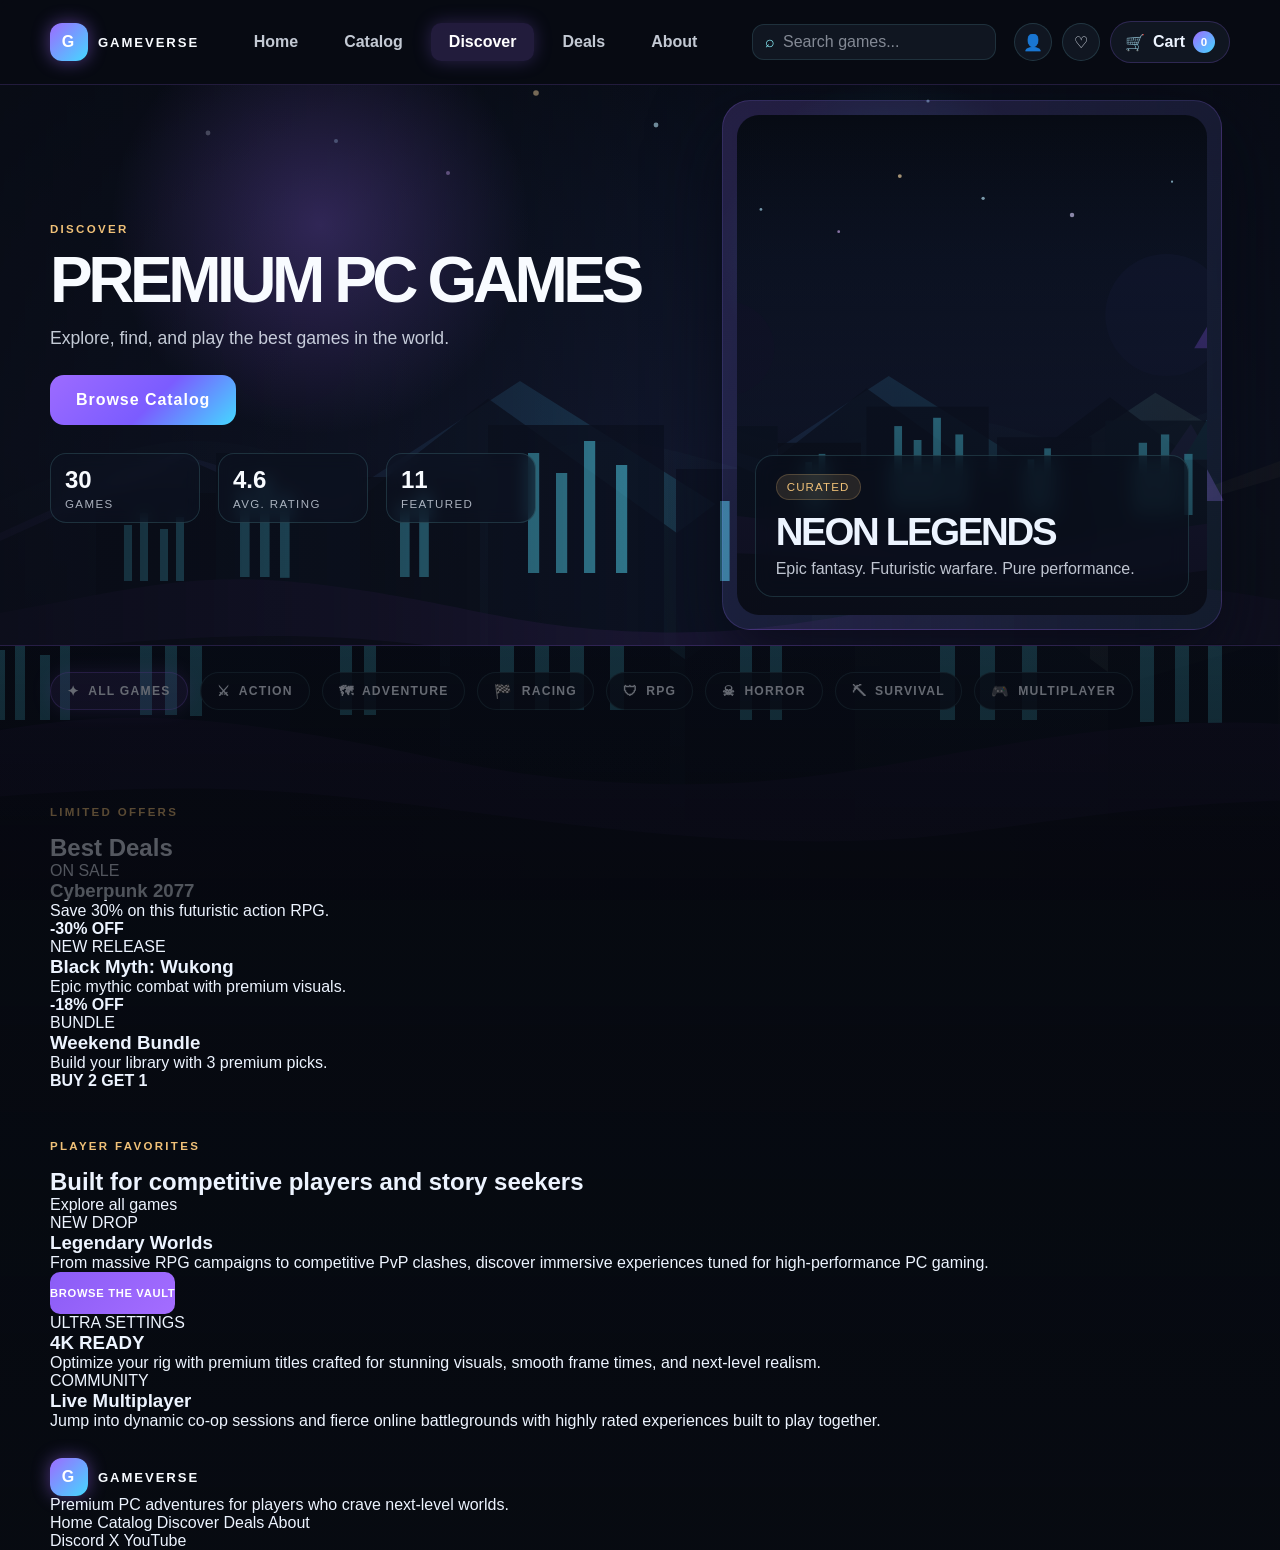
<file: GameVerse/index.html>
<!DOCTYPE html>
<html lang="en">
<head>
    <meta charset="UTF-8">
    <meta name="viewport" content="width=device-width, initial-scale=1.0">
    <title>GameVerse | Premium PC Gaming</title>
    <link rel="stylesheet" href="css/style.css">
</head>
<body>
    <div class="page-shell">
        <header class="site-header">
            <div class="container nav-wrap">
                <a href="index.html" class="brand-mark" aria-label="GameVerse home">
                    <span class="brand-icon">G</span>
                    <span class="brand-text">GameVerse</span>
                </a>

                <nav class="main-nav" aria-label="Main navigation">
                    <ul>
                        <li><a href="index.html">Home</a></li>
                        <li><a href="products.html">Catalog</a></li>
                        <li><a href="index.html#discover" class="active">Discover</a></li>
                        <li><a href="#deals">Deals</a></li>
                        <li><a href="#about">About</a></li>
                    </ul>
                </nav>

                <div class="nav-search-wrap">
                    <span class="search-icon small">⌕</span>
                    <input id="nav-search-input" type="search" placeholder="Search games..." aria-label="Search games">
                </div>

                <div class="nav-tools" aria-label="User tools">
                    <button type="button" class="nav-tool" aria-label="Profile">👤</button>
                    <button type="button" class="nav-tool" aria-label="Wishlist">♡</button>
                    <a href="cart.html" class="cart-pill" aria-label="Shopping cart">
                        <span class="cart-icon">🛒</span>
                        <span>Cart</span>
                        <span class="cart-count" id="cart-count">0</span>
                    </a>
                </div>
            </div>
        </header>

        <main>
            <section class="hero-section" id="discover">
                <div class="hero-backdrop" aria-hidden="true"></div>
                <div class="container hero-layout">
                    <div class="hero-copy">
                        <span class="eyebrow">DISCOVER</span>
                        <h1>PREMIUM PC GAMES</h1>
                        <p>Explore, find, and play the best games in the world.</p>

                        <div class="hero-actions">
                            <a href="products.html" class="btn btn-primary">Browse Catalog</a>
                        </div>

                        <div class="hero-meta" id="hero-stats" aria-live="polite"></div>
                    </div>

                    <div class="hero-visual" aria-label="Featured game artwork">
                        <div class="feature-frame">
                            <div class="feature-art">
                                <div class="feature-overlay">
                                    <span class="hud-tag">CURATED</span>
                                    <h2>NEON LEGENDS</h2>
                                    <p>Epic fantasy. Futuristic warfare. Pure performance.</p>
                                </div>
                            </div>
                        </div>
                    </div>
                </div>
            </section>

            <section class="container section-block" id="categories">
                <div class="discover-categories" aria-label="Game categories"></div>
            </section>

            <section class="container section-block" id="trending">
                <div id="featured-games" class="games-grid"></div>
            </section>

            <section class="container section-block" id="deals">
                <div class="section-head">
                    <div>
                        <span class="section-kicker">LIMITED OFFERS</span>
                        <h2>Best Deals</h2>
                    </div>
                </div>
                <div class="deal-grid">
                    <article class="deal-card deal-featured">
                        <span class="deal-tag">ON SALE</span>
                        <h3>Cyberpunk 2077</h3>
                        <p>Save 30% on this futuristic action RPG.</p>
                        <strong>-30% OFF</strong>
                    </article>
                    <article class="deal-card">
                        <span class="deal-tag">NEW RELEASE</span>
                        <h3>Black Myth: Wukong</h3>
                        <p>Epic mythic combat with premium visuals.</p>
                        <strong>-18% OFF</strong>
                    </article>
                    <article class="deal-card">
                        <span class="deal-tag">BUNDLE</span>
                        <h3>Weekend Bundle</h3>
                        <p>Build your library with 3 premium picks.</p>
                        <strong>BUY 2 GET 1</strong>
                    </article>
                </div>
            </section>

            <section id="about" class="container section-block showcase-panel" aria-label="About GameVerse">
                <div class="showcase-header">
                    <div>
                        <span class="section-kicker">PLAYER FAVORITES</span>
                        <h2>Built for competitive players and story seekers</h2>
                    </div>
                    <a href="products.html" class="text-link">Explore all games</a>
                </div>

                <div class="showcase-grid">
                    <article class="showcase-card showcase-primary">
                        <span class="showcase-badge">NEW DROP</span>
                        <h3>Legendary Worlds</h3>
                        <p>From massive RPG campaigns to competitive PvP clashes, discover immersive experiences tuned for high-performance PC gaming.</p>
                        <a href="products.html" class="link-btn">Browse the vault</a>
                    </article>

                    <article class="showcase-card">
                        <span class="showcase-badge">ULTRA SETTINGS</span>
                        <h3>4K READY</h3>
                        <p>Optimize your rig with premium titles crafted for stunning visuals, smooth frame times, and next-level realism.</p>
                    </article>

                    <article class="showcase-card">
                        <span class="showcase-badge">COMMUNITY</span>
                        <h3>Live Multiplayer</h3>
                        <p>Jump into dynamic co-op sessions and fierce online battlegrounds with highly rated experiences built to play together.</p>
                    </article>
                </div>
            </section>
        </main>

        <footer class="site-footer">
            <div class="container footer-inner">
                <div>
                    <a href="index.html" class="brand-mark footer-brand">
                        <span class="brand-icon">G</span>
                        <span class="brand-text">GameVerse</span>
                    </a>
                    <p>Premium PC adventures for players who crave next-level worlds.</p>
                </div>

                <div class="footer-links">
                    <a href="index.html">Home</a>
                    <a href="products.html">Catalog</a>
                    <a href="#discover">Discover</a>
                    <a href="#deals">Deals</a>
                    <a href="#about">About</a>
                </div>

                <div class="socials" aria-label="Social media">
                    <a href="#" aria-label="Discord">Discord</a>
                    <a href="#" aria-label="X">X</a>
                    <a href="#" aria-label="YouTube">YouTube</a>
                </div>
            </div>
        </footer>
    </div>

    <script src="data/games.js"></script>
    <script src="js/store.js"></script>
    <script src="js/home.js"></script>
</body>
</html>
</file>
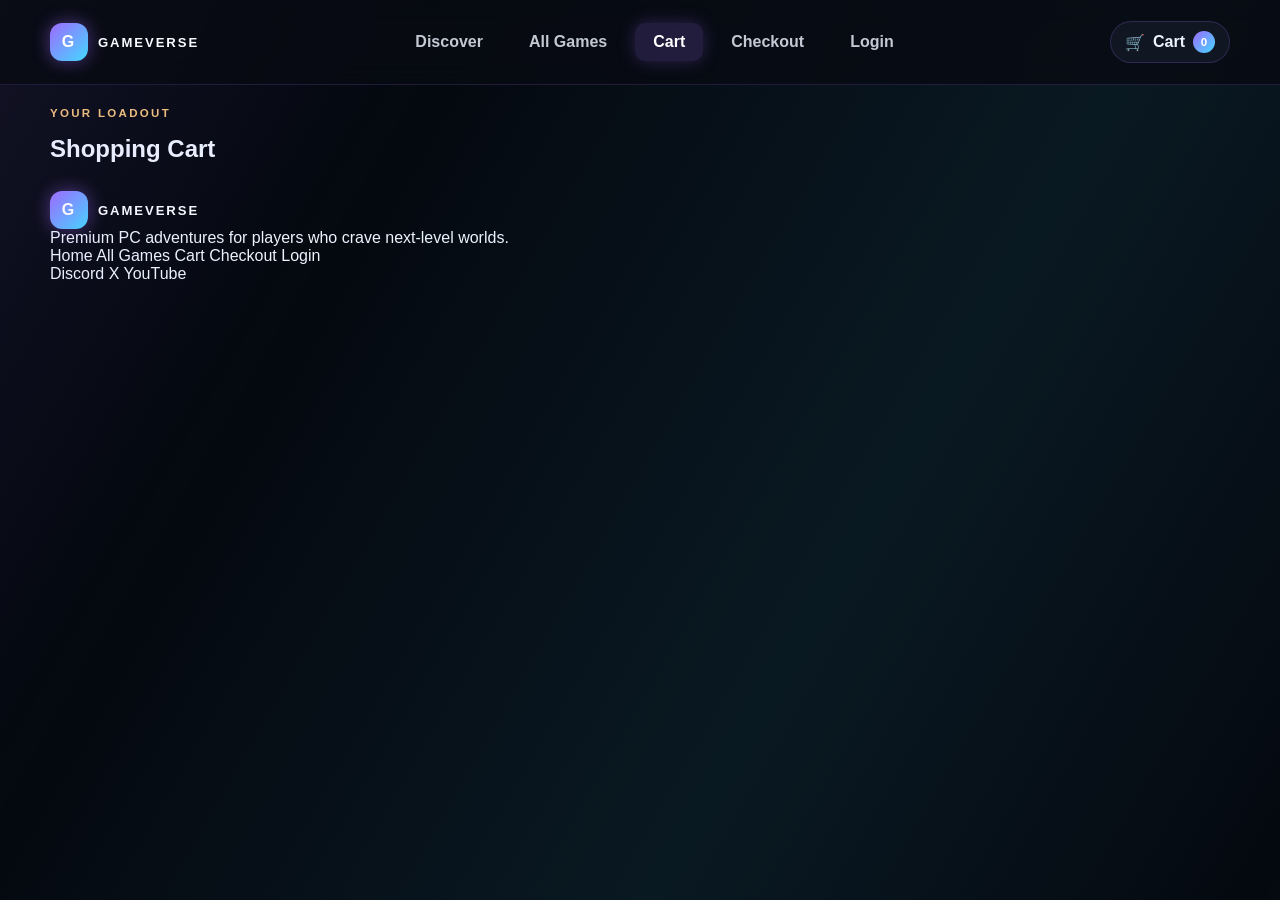
<file: GameVerse/cart.html>
<!DOCTYPE html>
<html lang="en">
<head>
    <meta charset="UTF-8">
    <meta name="viewport" content="width=device-width, initial-scale=1.0">
    <title>GameVerse - Cart</title>
    <link rel="stylesheet" href="css/style.css">
</head>
<body>
    <header class="site-header">
        <div class="container nav-wrap">
            <a href="index.html" class="brand-mark" aria-label="GameVerse home">
                <span class="brand-icon">G</span>
                <span class="brand-text">GameVerse</span>
            </a>

            <nav class="main-nav" aria-label="Main navigation">
                <ul>
                    <li><a href="index.html">Discover</a></li>
                    <li><a href="products.html">All Games</a></li>
                    <li><a href="cart.html" class="active">Cart</a></li>
                    <li><a href="checkout.html">Checkout</a></li>
                    <li><a href="login.html">Login</a></li>
                </ul>
            </nav>

            <div class="nav-actions">
                <a href="cart.html" class="cart-pill" aria-label="Shopping cart">
                    <span class="cart-icon">🛒</span>
                    <span>Cart</span>
                    <span class="cart-count" id="cart-count">0</span>
                </a>
            </div>
        </div>
    </header>

    <main>
        <div class="container section-block cart-page">
            <section class="page-header">
                <span class="section-kicker">YOUR LOADOUT</span>
                <h1>Shopping Cart</h1>
            </section>

            <div class="cart-layout">
                <section id="cart-items" class="panel-surface"></section>
                <aside id="cart-summary" class="cart-summary panel-surface"></aside>
            </div>
        </div>
    </main>

    <footer class="site-footer">
        <div class="container footer-inner">
            <div>
                <a href="index.html" class="brand-mark footer-brand">
                    <span class="brand-icon">G</span>
                    <span class="brand-text">GameVerse</span>
                </a>
                <p>Premium PC adventures for players who crave next-level worlds.</p>
            </div>

            <div class="footer-links">
                <a href="index.html">Home</a>
                <a href="products.html">All Games</a>
                <a href="cart.html">Cart</a>
                <a href="checkout.html">Checkout</a>
                <a href="login.html">Login</a>
            </div>

            <div class="socials" aria-label="Social media">
                <a href="#">Discord</a>
                <a href="#">X</a>
                <a href="#">YouTube</a>
            </div>
        </div>
    </footer>

    <script src="data/games.js"></script>
    <script src="js/store.js"></script>
    <script src="js/cart.js"></script>
</body>
</html>
</file>
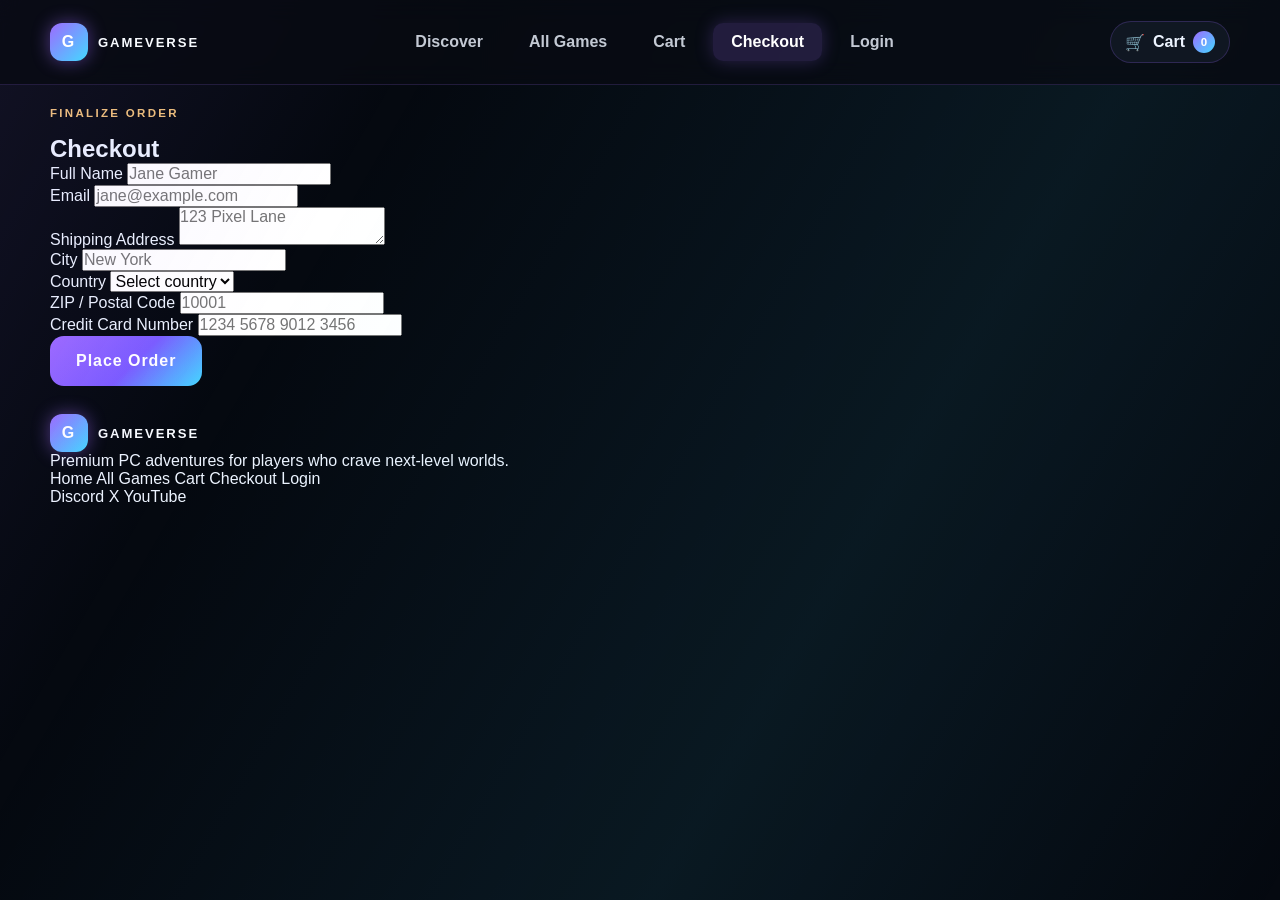
<file: GameVerse/checkout.html>
<!DOCTYPE html>
<html lang="en">
<head>
    <meta charset="UTF-8">
    <meta name="viewport" content="width=device-width, initial-scale=1.0">
    <title>GameVerse - Checkout</title>
    <link rel="stylesheet" href="css/style.css">
</head>
<body>
    <header class="site-header">
        <div class="container nav-wrap">
            <a href="index.html" class="brand-mark" aria-label="GameVerse home">
                <span class="brand-icon">G</span>
                <span class="brand-text">GameVerse</span>
            </a>

            <nav class="main-nav" aria-label="Main navigation">
                <ul>
                    <li><a href="index.html">Discover</a></li>
                    <li><a href="products.html">All Games</a></li>
                    <li><a href="cart.html">Cart</a></li>
                    <li><a href="checkout.html" class="active">Checkout</a></li>
                    <li><a href="login.html">Login</a></li>
                </ul>
            </nav>

            <div class="nav-actions">
                <a href="cart.html" class="cart-pill" aria-label="Shopping cart">
                    <span class="cart-icon">🛒</span>
                    <span>Cart</span>
                    <span class="cart-count" id="cart-count">0</span>
                </a>
            </div>
        </div>
    </header>

    <main>
        <div class="container section-block checkout-page">
            <section class="page-header">
                <span class="section-kicker">FINALIZE ORDER</span>
                <h1>Checkout</h1>
            </section>

            <div class="checkout-layout">
                <section class="panel-surface checkout-form-wrap">
                    <form id="checkout-form" novalidate>
                        <div class="form-group">
                            <label for="fullName">Full Name</label>
                            <input id="fullName" name="fullName" type="text" placeholder="Jane Gamer">
                            <div class="form-error" data-error="fullName"></div>
                        </div>

                        <div class="form-group">
                            <label for="email">Email</label>
                            <input id="email" name="email" type="email" placeholder="jane@example.com">
                            <div class="form-error" data-error="email"></div>
                        </div>

                        <div class="form-group">
                            <label for="address">Shipping Address</label>
                            <textarea id="address" name="address" placeholder="123 Pixel Lane"></textarea>
                            <div class="form-error" data-error="address"></div>
                        </div>

                        <div class="form-group">
                            <label for="city">City</label>
                            <input id="city" name="city" type="text" placeholder="New York">
                            <div class="form-error" data-error="city"></div>
                        </div>

                        <div class="form-group">
                            <label for="country">Country</label>
                            <select id="country" name="country">
                                <option value="">Select country</option>
                                <option value="USA">USA</option>
                                <option value="Canada">Canada</option>
                                <option value="UK">UK</option>
                                <option value="Germany">Germany</option>
                                <option value="Australia">Australia</option>
                            </select>
                            <div class="form-error" data-error="country"></div>
                        </div>

                        <div class="form-group">
                            <label for="zip">ZIP / Postal Code</label>
                            <input id="zip" name="zip" type="text" placeholder="10001">
                            <div class="form-error" data-error="zip"></div>
                        </div>

                        <div class="form-group">
                            <label for="card">Credit Card Number</label>
                            <input id="card" name="card" type="text" placeholder="1234 5678 9012 3456">
                            <div class="form-error" data-error="card"></div>
                        </div>

                        <button type="submit" class="btn btn-primary login-btn">Place Order</button>
                    </form>

                    <div id="checkout-success" class="success-box" aria-live="polite"></div>
                </section>

                <aside id="checkout-summary" class="cart-summary panel-surface"></aside>
            </div>
        </div>
    </main>

    <footer class="site-footer">
        <div class="container footer-inner">
            <div>
                <a href="index.html" class="brand-mark footer-brand">
                    <span class="brand-icon">G</span>
                    <span class="brand-text">GameVerse</span>
                </a>
                <p>Premium PC adventures for players who crave next-level worlds.</p>
            </div>

            <div class="footer-links">
                <a href="index.html">Home</a>
                <a href="products.html">All Games</a>
                <a href="cart.html">Cart</a>
                <a href="checkout.html">Checkout</a>
                <a href="login.html">Login</a>
            </div>

            <div class="socials" aria-label="Social media">
                <a href="#">Discord</a>
                <a href="#">X</a>
                <a href="#">YouTube</a>
            </div>
        </div>
    </footer>

    <script src="data/games.js"></script>
    <script src="js/store.js"></script>
    <script src="js/checkout.js"></script>
</body>
</html>
</file>
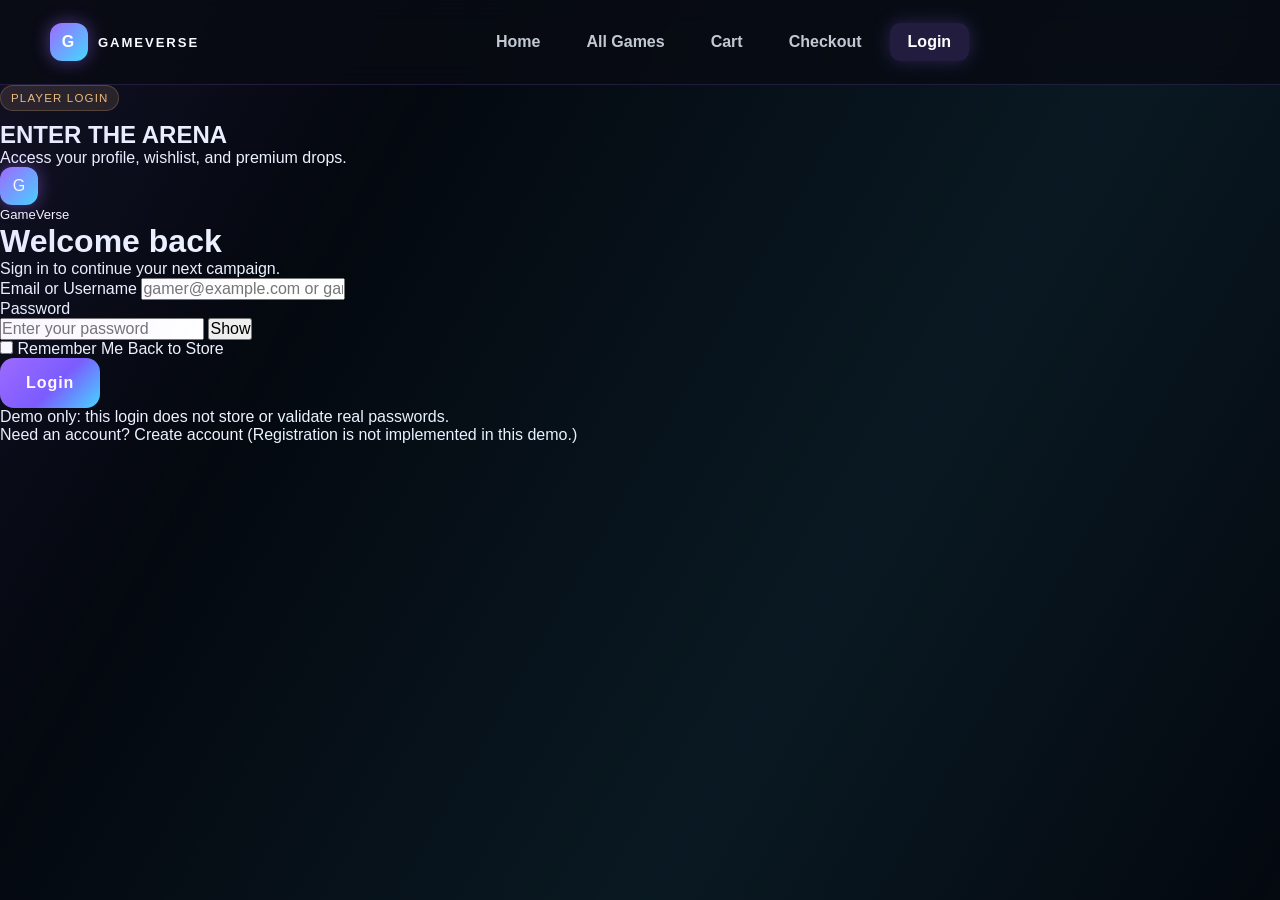
<file: GameVerse/login.html>
<!DOCTYPE html>
<html lang="en">
<head>
    <meta charset="UTF-8">
    <meta name="viewport" content="width=device-width, initial-scale=1.0">
    <title>GameVerse - Login</title>
    <link rel="stylesheet" href="css/style.css">
</head>
<body class="login-page-body">
    <div class="login-bg" aria-hidden="true"></div>

    <header class="site-header login-header">
        <div class="container nav-wrap">
            <a href="index.html" class="brand-mark" aria-label="GameVerse home">
                <span class="brand-icon">G</span>
                <span class="brand-text">GameVerse</span>
            </a>

            <nav class="main-nav" aria-label="Main navigation">
                <ul>
                    <li><a href="index.html">Home</a></li>
                    <li><a href="products.html">All Games</a></li>
                    <li><a href="cart.html">Cart</a></li>
                    <li><a href="checkout.html">Checkout</a></li>
                    <li><a href="login.html" class="active">Login</a></li>
                </ul>
            </nav>
        </div>
    </header>

    <main class="login-shell">
        <div class="login-card">
            <div class="login-visual">
                <div class="login-visual-inner">
                    <span class="hud-tag">PLAYER LOGIN</span>
                    <h2>ENTER THE ARENA</h2>
                    <p>Access your profile, wishlist, and premium drops.</p>
                </div>
            </div>

            <div class="login-panel">
                <div class="login-brand">
                    <span class="brand-icon">G</span>
                    <span class="brand-text">GameVerse</span>
                </div>

                <h1>Welcome back</h1>
                <p class="subtitle">Sign in to continue your next campaign.</p>

                <form id="login-form" novalidate>
                    <div class="form-group">
                        <label for="login-email">Email or Username</label>
                        <input id="login-email" name="loginEmail" type="text" placeholder="gamer@example.com or gamer123">
                        <div class="form-error" data-error="loginEmail"></div>
                    </div>

                    <div class="form-group">
                        <label for="login-password">Password</label>
                        <div class="password-wrap">
                            <input id="login-password" name="loginPassword" type="password" placeholder="Enter your password">
                            <button type="button" class="password-toggle" id="toggle-password" aria-label="Show password">Show</button>
                        </div>
                        <div class="form-error" data-error="loginPassword"></div>
                    </div>

                    <div class="inline-row">
                        <label class="checkbox-row">
                            <input type="checkbox" name="rememberMe">
                            <span>Remember Me</span>
                        </label>
                        <a href="index.html" class="text-link">Back to Store</a>
                    </div>

                    <button type="submit" class="btn btn-primary login-btn">Login</button>
                    <p class="form-note">Demo only: this login does not store or validate real passwords.</p>
                </form>

                <div class="login-success" id="login-success" aria-live="polite"></div>

                <p class="signup-note">
                    Need an account? <a href="index.html" class="text-link">Create account</a>
                    <span class="form-note">(Registration is not implemented in this demo.)</span>
                </p>
            </div>
        </div>
    </main>

    <script src="js/login.js"></script>
</body>
</html>
</file>
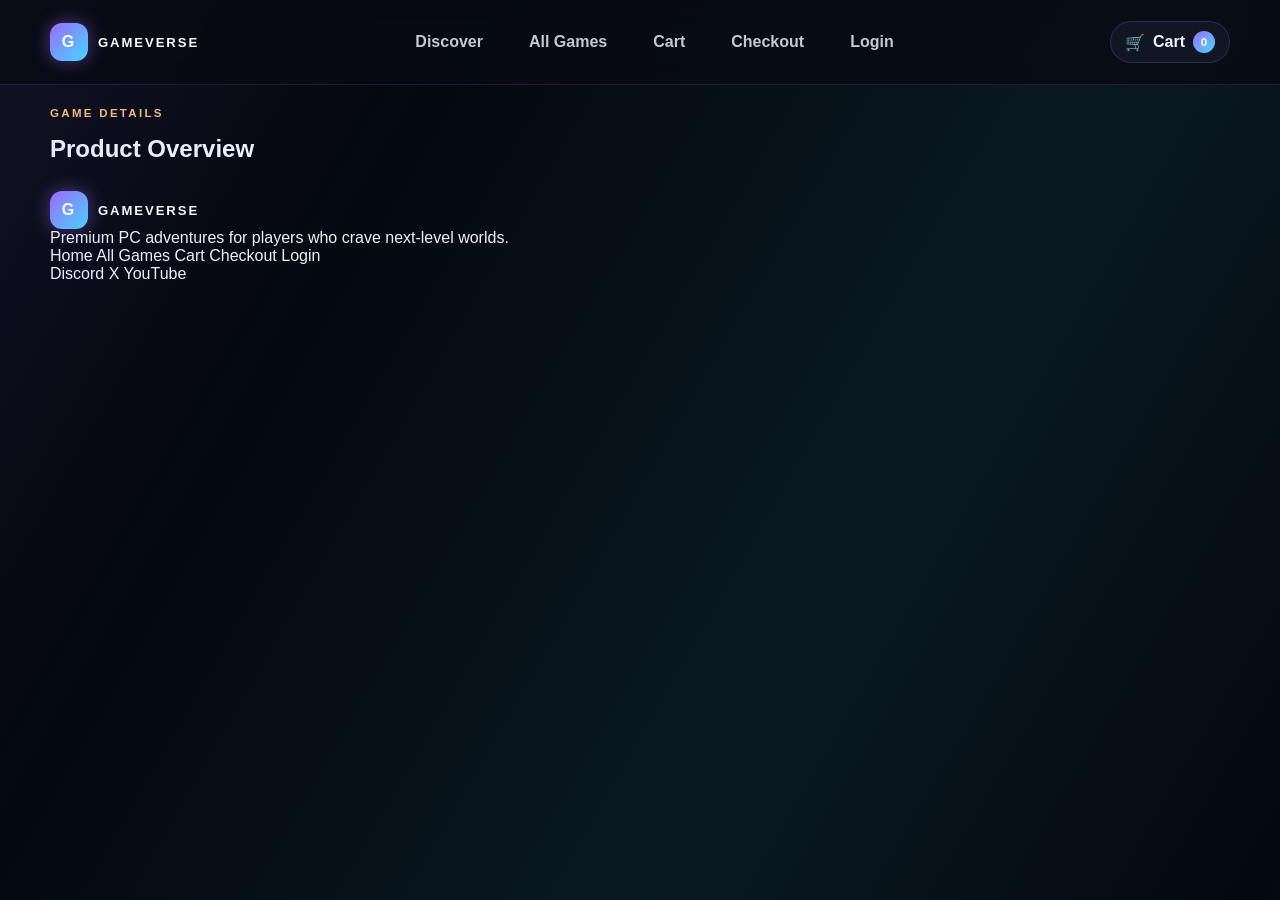
<file: GameVerse/product.html>
<!DOCTYPE html>
<html lang="en">
<head>
    <meta charset="UTF-8">
    <meta name="viewport" content="width=device-width, initial-scale=1.0">
    <title>GameVerse - Product Details</title>
    <link rel="stylesheet" href="css/style.css">
</head>
<body>
    <header class="site-header">
        <div class="container nav-wrap">
            <a href="index.html" class="brand-mark" aria-label="GameVerse home">
                <span class="brand-icon">G</span>
                <span class="brand-text">GameVerse</span>
            </a>

            <nav class="main-nav" aria-label="Main navigation">
                <ul>
                    <li><a href="index.html">Discover</a></li>
                    <li><a href="products.html">All Games</a></li>
                    <li><a href="cart.html">Cart</a></li>
                    <li><a href="checkout.html">Checkout</a></li>
                    <li><a href="login.html">Login</a></li>
                </ul>
            </nav>

            <div class="nav-actions">
                <a href="cart.html" class="cart-pill" aria-label="Shopping cart">
                    <span class="cart-icon">🛒</span>
                    <span>Cart</span>
                    <span class="cart-count" id="cart-count">0</span>
                </a>
            </div>
        </div>
    </header>

    <main>
        <div class="container section-block product-page">
            <section class="page-header product-header">
                <span class="section-kicker">GAME DETAILS</span>
                <h1>Product Overview</h1>
            </section>

            <section id="product-details" class="product-detail-shell"></section>
        </div>
    </main>

    <footer class="site-footer">
        <div class="container footer-inner">
            <div>
                <a href="index.html" class="brand-mark footer-brand">
                    <span class="brand-icon">G</span>
                    <span class="brand-text">GameVerse</span>
                </a>
                <p>Premium PC adventures for players who crave next-level worlds.</p>
            </div>

            <div class="footer-links">
                <a href="index.html">Home</a>
                <a href="products.html">All Games</a>
                <a href="cart.html">Cart</a>
                <a href="checkout.html">Checkout</a>
                <a href="login.html">Login</a>
            </div>

            <div class="socials" aria-label="Social media">
                <a href="#">Discord</a>
                <a href="#">X</a>
                <a href="#">YouTube</a>
            </div>
        </div>
    </footer>

    <script src="data/games.js"></script>
    <script src="js/store.js"></script>
    <script src="js/product.js"></script>
</body>
</html>
</file>
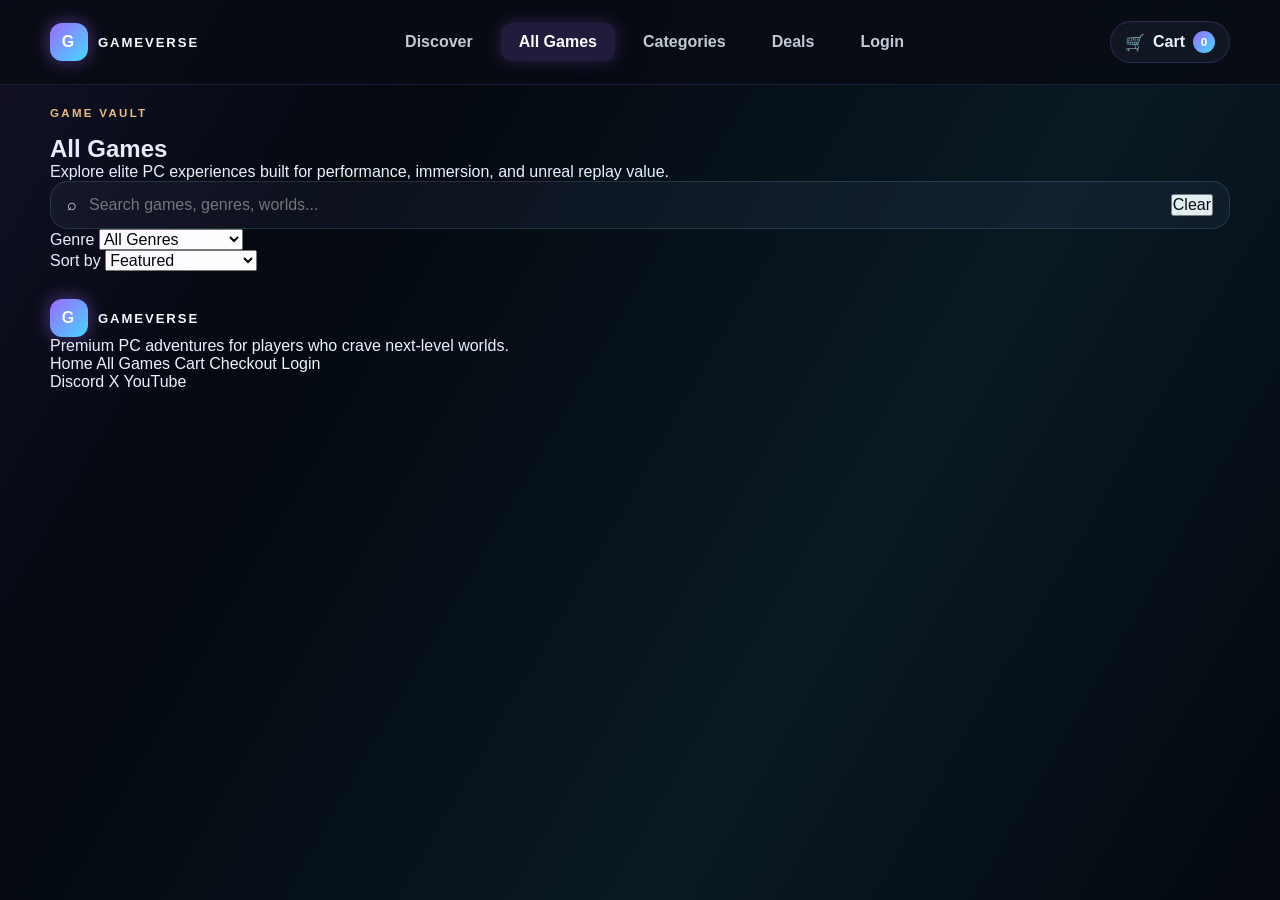
<file: GameVerse/products.html>
<!DOCTYPE html>
<html lang="en">
<head>
    <meta charset="UTF-8">
    <meta name="viewport" content="width=device-width, initial-scale=1.0">
    <title>GameVerse - All Games</title>
    <link rel="stylesheet" href="css/style.css">
</head>
<body>
    <header class="site-header">
        <div class="container nav-wrap">
            <a href="index.html" class="brand-mark" aria-label="GameVerse home">
                <span class="brand-icon">G</span>
                <span class="brand-text">GameVerse</span>
            </a>

            <nav class="main-nav" aria-label="Main navigation">
                <ul>
                    <li><a href="index.html">Discover</a></li>
                    <li><a href="products.html" class="active">All Games</a></li>
                    <li><a href="#categories">Categories</a></li>
                    <li><a href="#deals">Deals</a></li>
                    <li><a href="login.html">Login</a></li>
                </ul>
            </nav>

            <div class="nav-actions">
                <a href="cart.html" class="cart-pill" aria-label="Shopping cart">
                    <span class="cart-icon">🛒</span>
                    <span>Cart</span>
                    <span class="cart-count" id="cart-count">0</span>
                </a>
            </div>
        </div>
    </header>

    <main>
        <div class="container section-block catalog-page">
            <section class="page-header">
                <span class="section-kicker">GAME VAULT</span>
                <h1>All Games</h1>
                <p>Explore elite PC experiences built for performance, immersion, and unreal replay value.</p>
            </section>

            <section class="catalog-controls panel-surface">
                <div class="search-shell catalog-search">
                    <span class="search-icon">⌕</span>
                    <input id="search-input" type="search" placeholder="Search games, genres, worlds..." aria-label="Search games">
                    <button id="clear-search" type="button" class="clear-search">Clear</button>
                </div>

                <div>
                    <label for="genre-filter">Genre</label>
                    <select id="genre-filter">
                        <option value="all">All Genres</option>
                    </select>
                </div>

                <div>
                    <label for="sort-select">Sort by</label>
                    <select id="sort-select">
                        <option value="featured">Featured</option>
                        <option value="name-asc">Name: A-Z</option>
                        <option value="name-desc">Name: Z-A</option>
                        <option value="price-low">Price: Low to High</option>
                        <option value="price-high">Price: High to Low</option>
                        <option value="rating">Rating</option>
                    </select>
                </div>
            </section>

            <section id="catalog-grid" class="games-grid"></section>
        </div>
    </main>

    <footer class="site-footer">
        <div class="container footer-inner">
            <div>
                <a href="index.html" class="brand-mark footer-brand">
                    <span class="brand-icon">G</span>
                    <span class="brand-text">GameVerse</span>
                </a>
                <p>Premium PC adventures for players who crave next-level worlds.</p>
            </div>

            <div class="footer-links">
                <a href="index.html">Home</a>
                <a href="products.html">All Games</a>
                <a href="cart.html">Cart</a>
                <a href="checkout.html">Checkout</a>
                <a href="login.html">Login</a>
            </div>

            <div class="socials" aria-label="Social media">
                <a href="#">Discord</a>
                <a href="#">X</a>
                <a href="#">YouTube</a>
            </div>
        </div>
    </footer>

    <script src="data/games.js"></script>
    <script src="js/store.js"></script>
    <script src="js/catalog.js"></script>
</body>
</html>
</file>
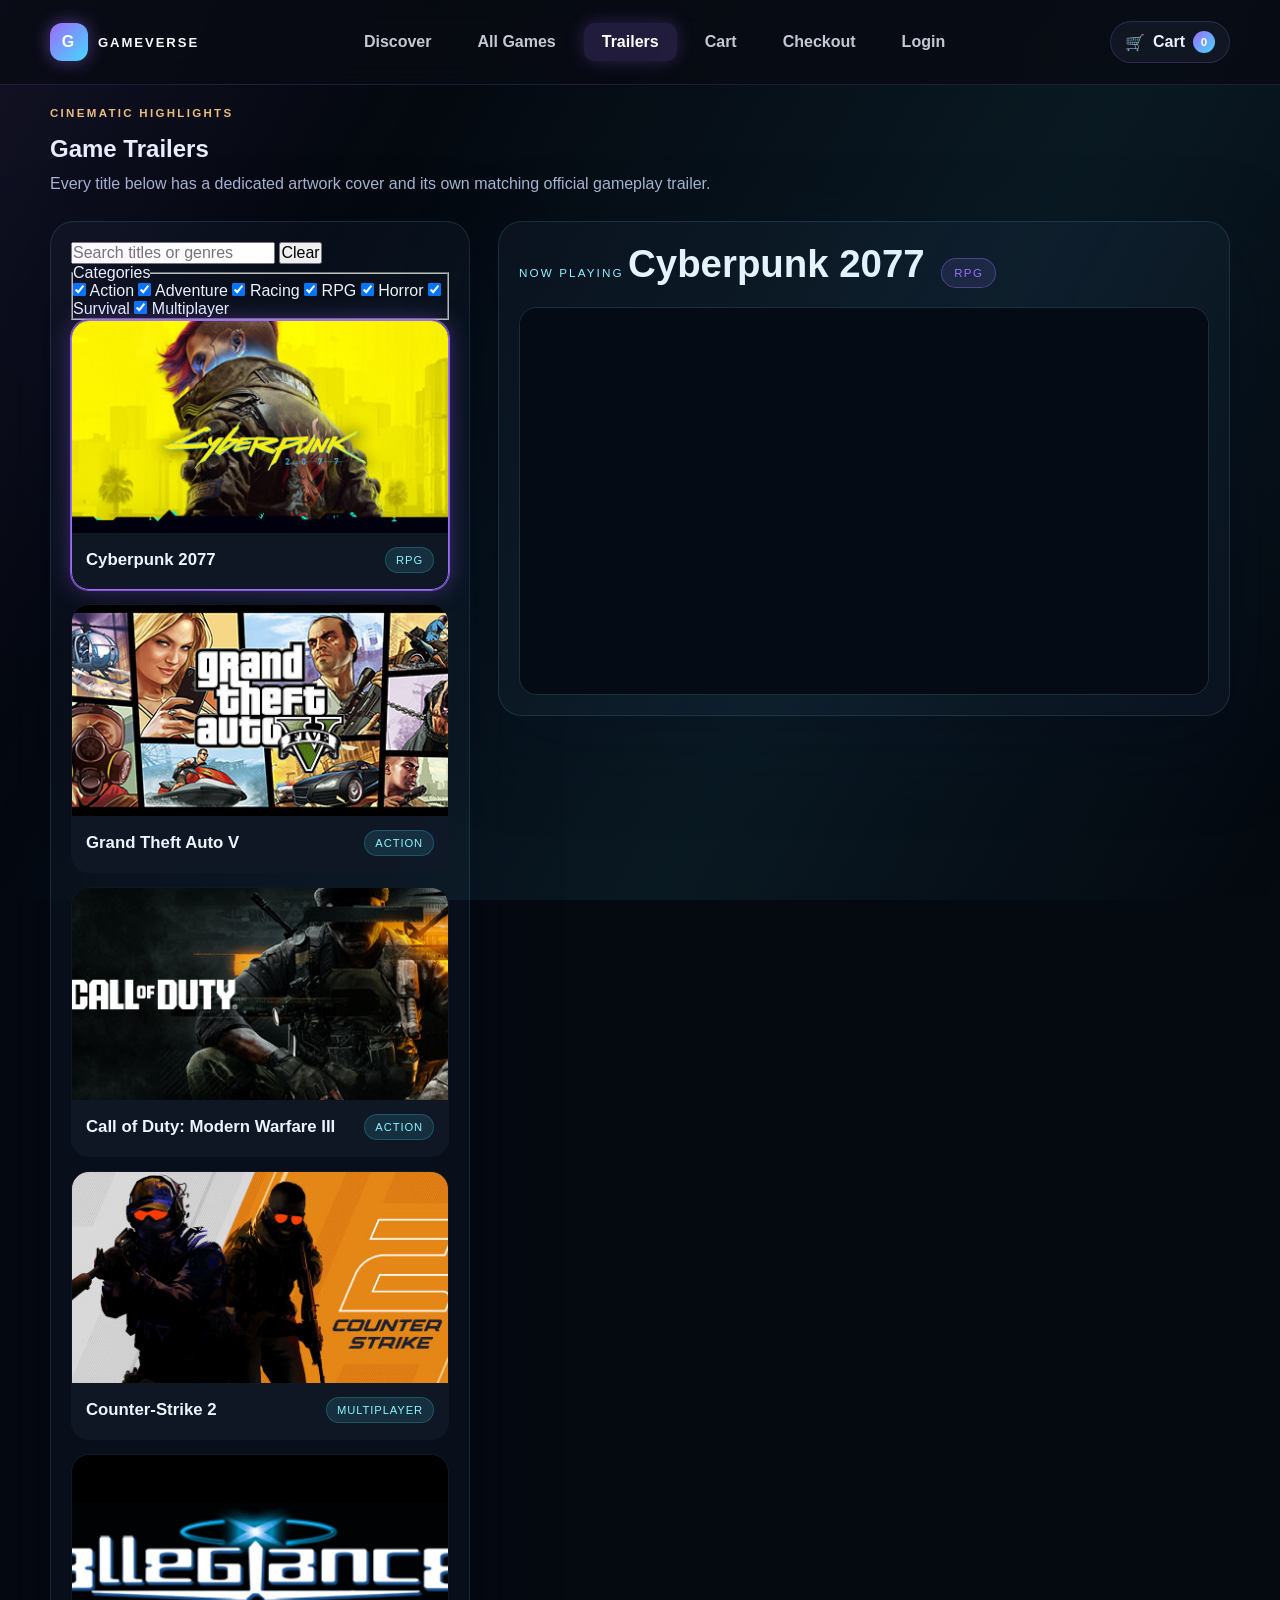
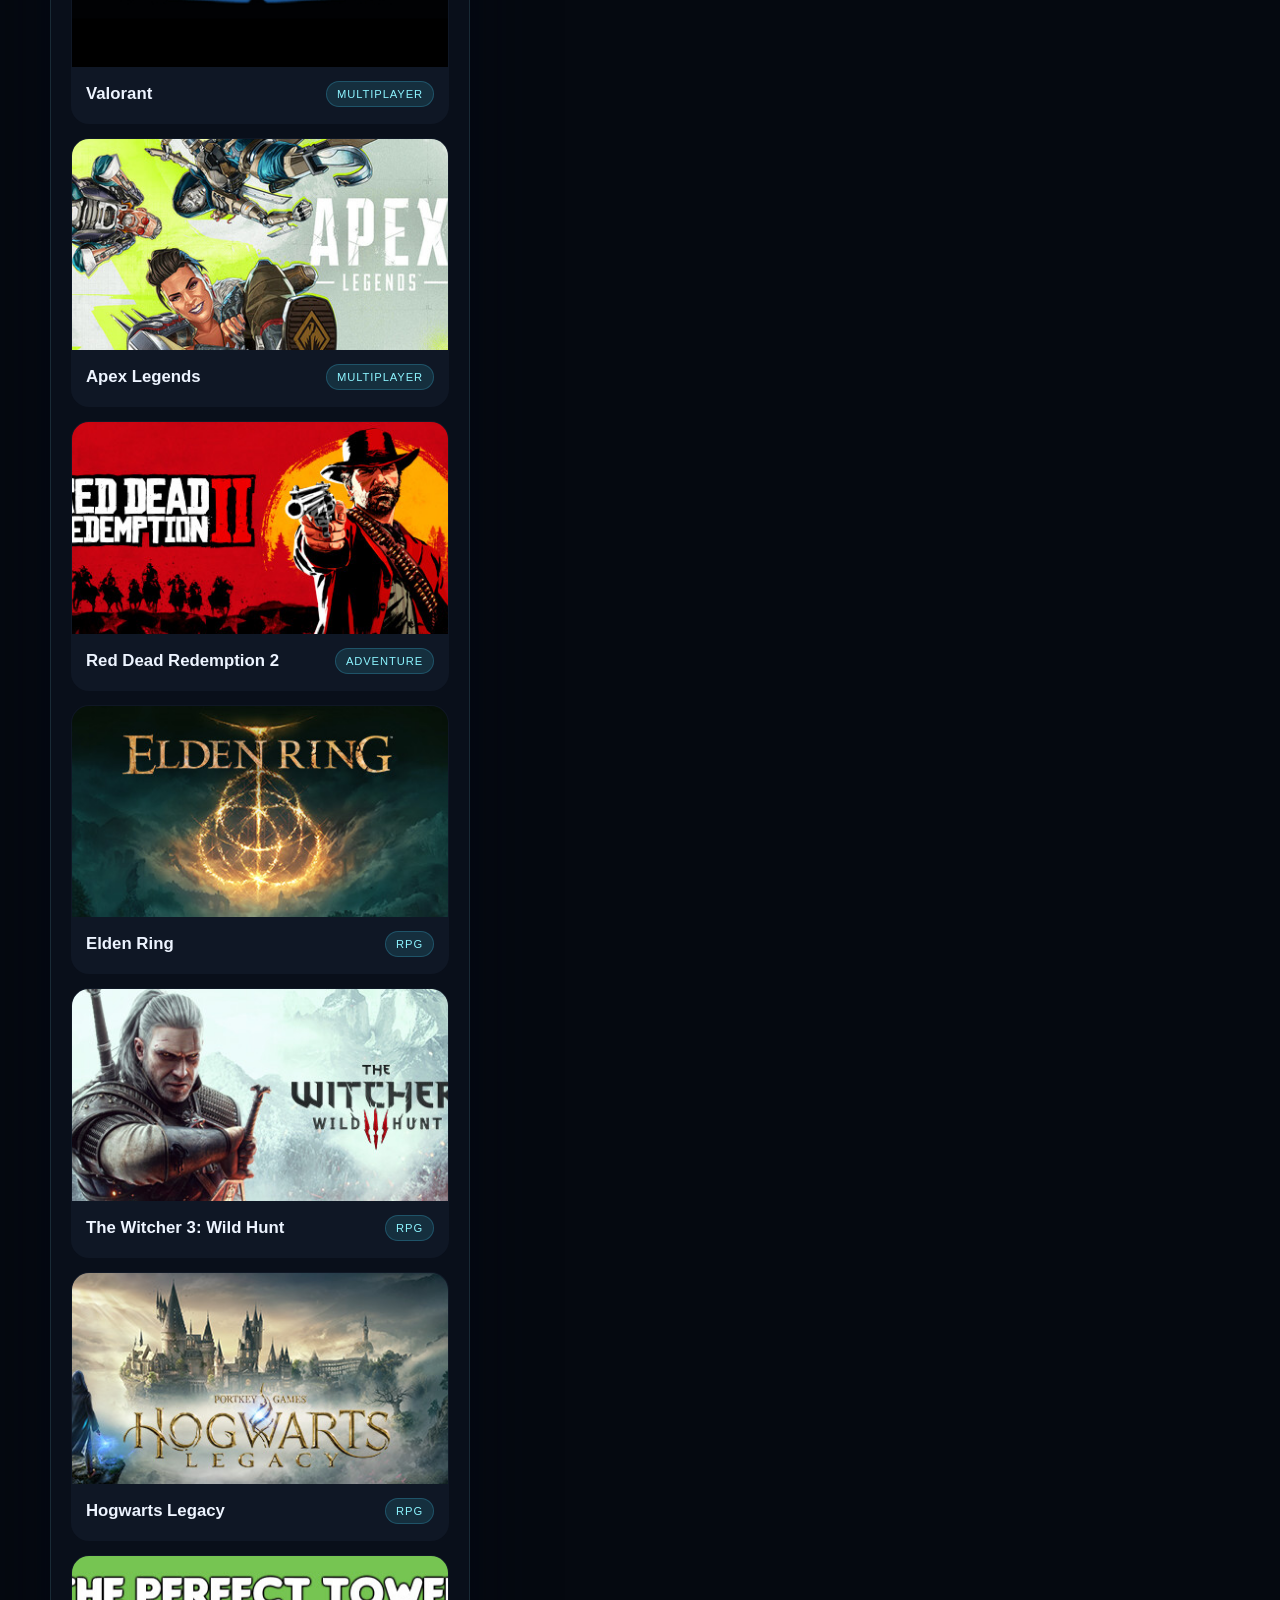
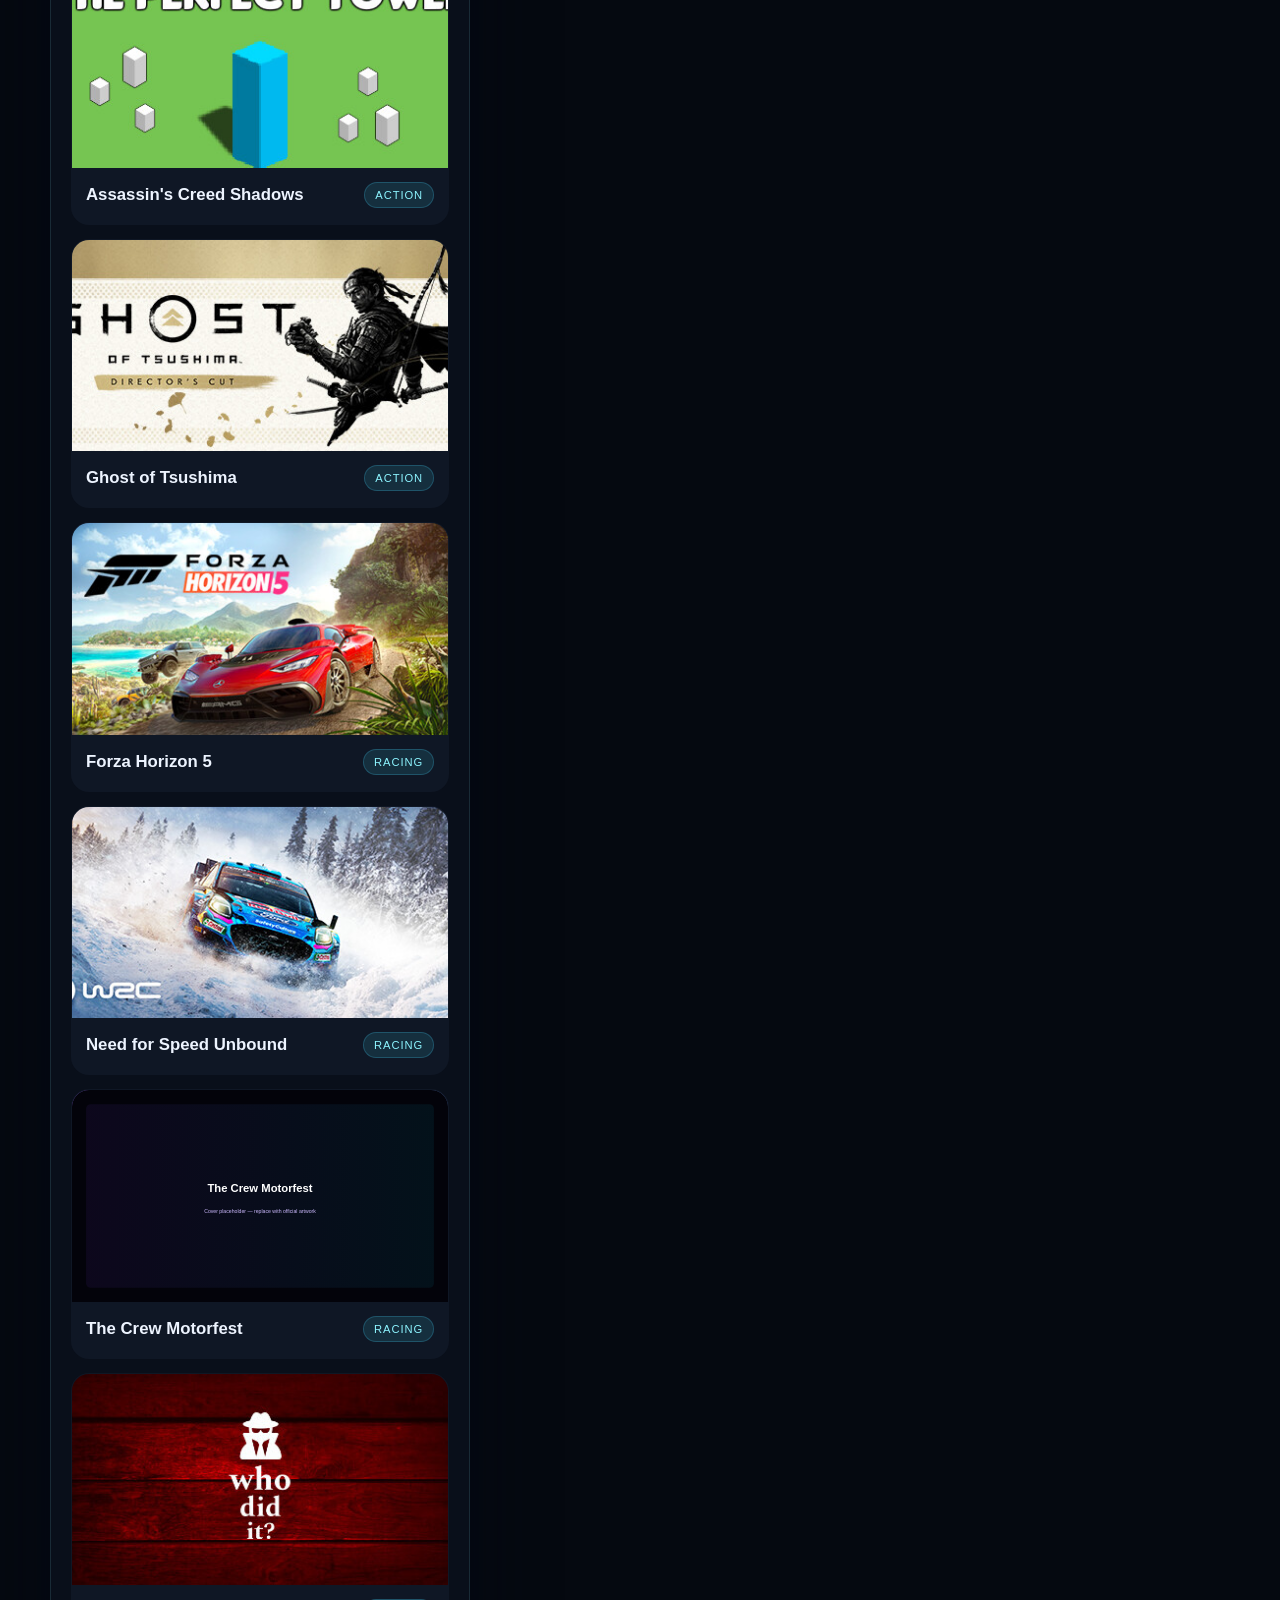
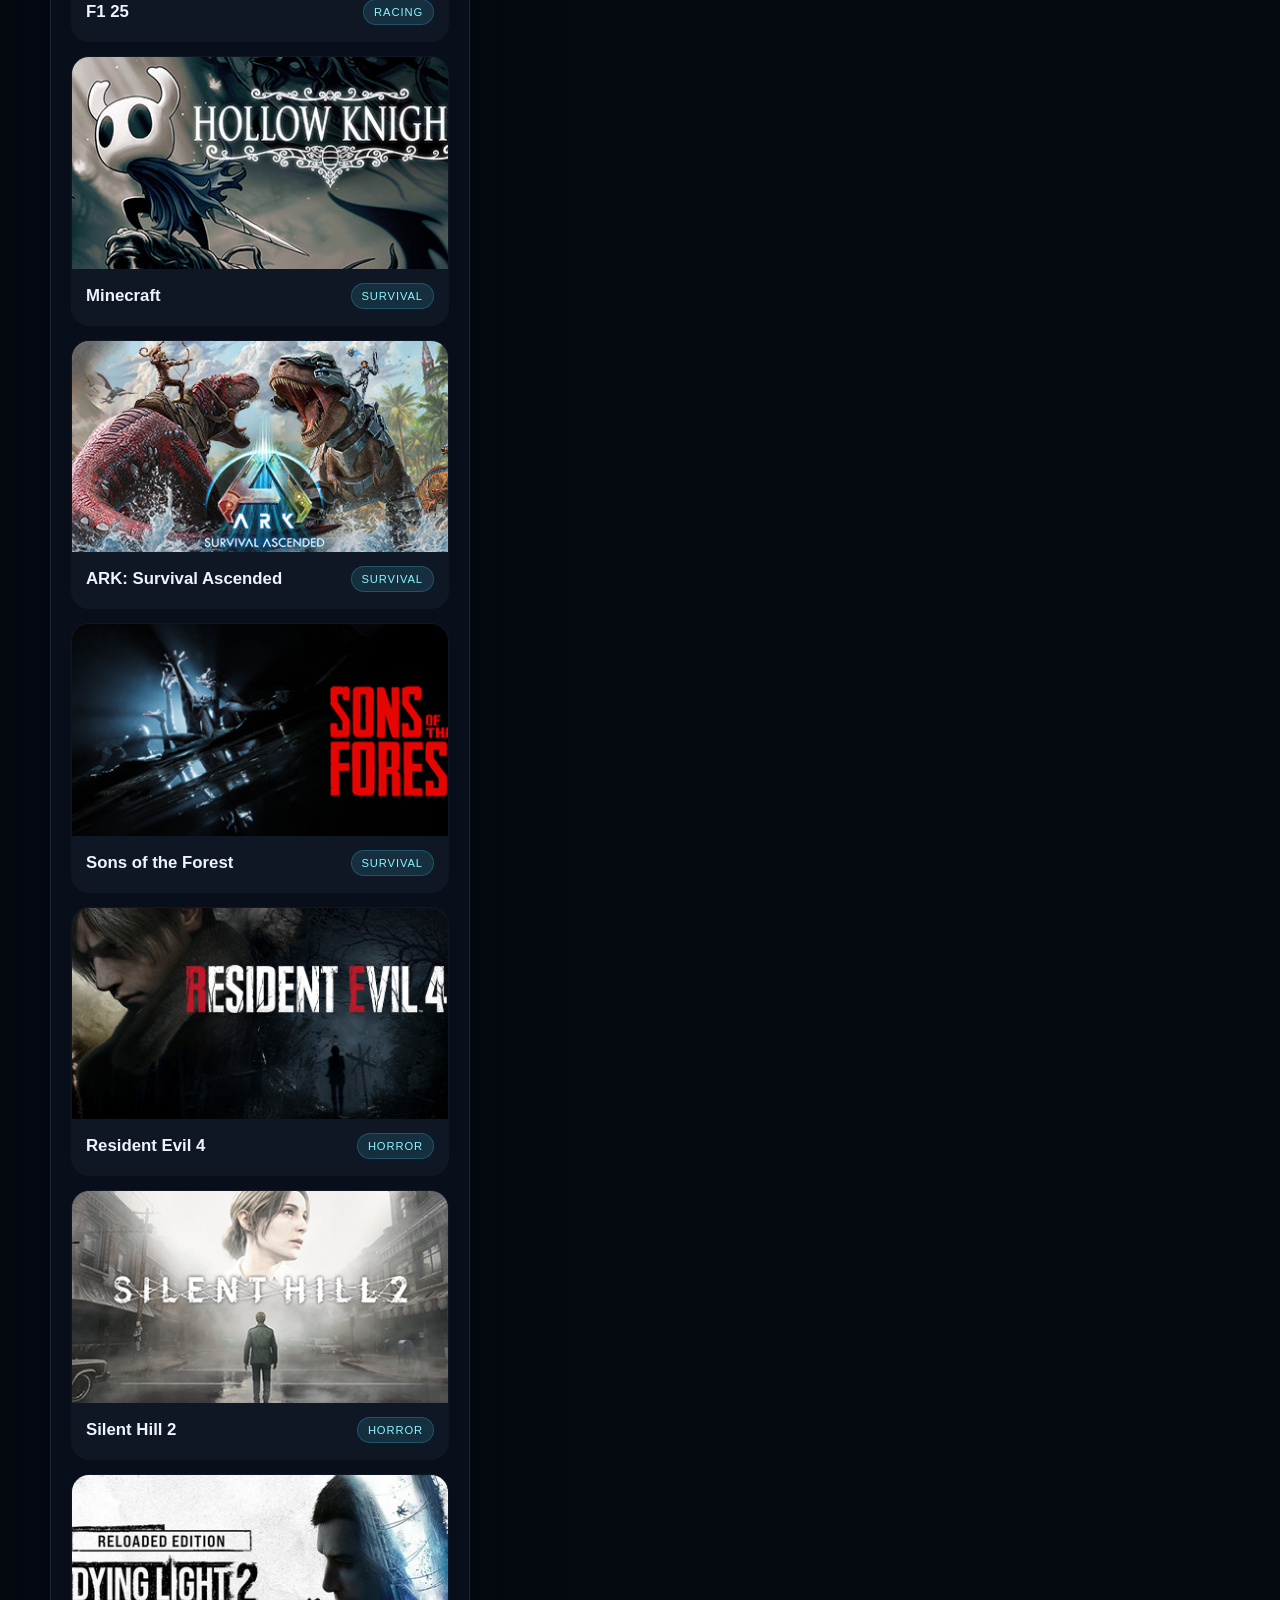
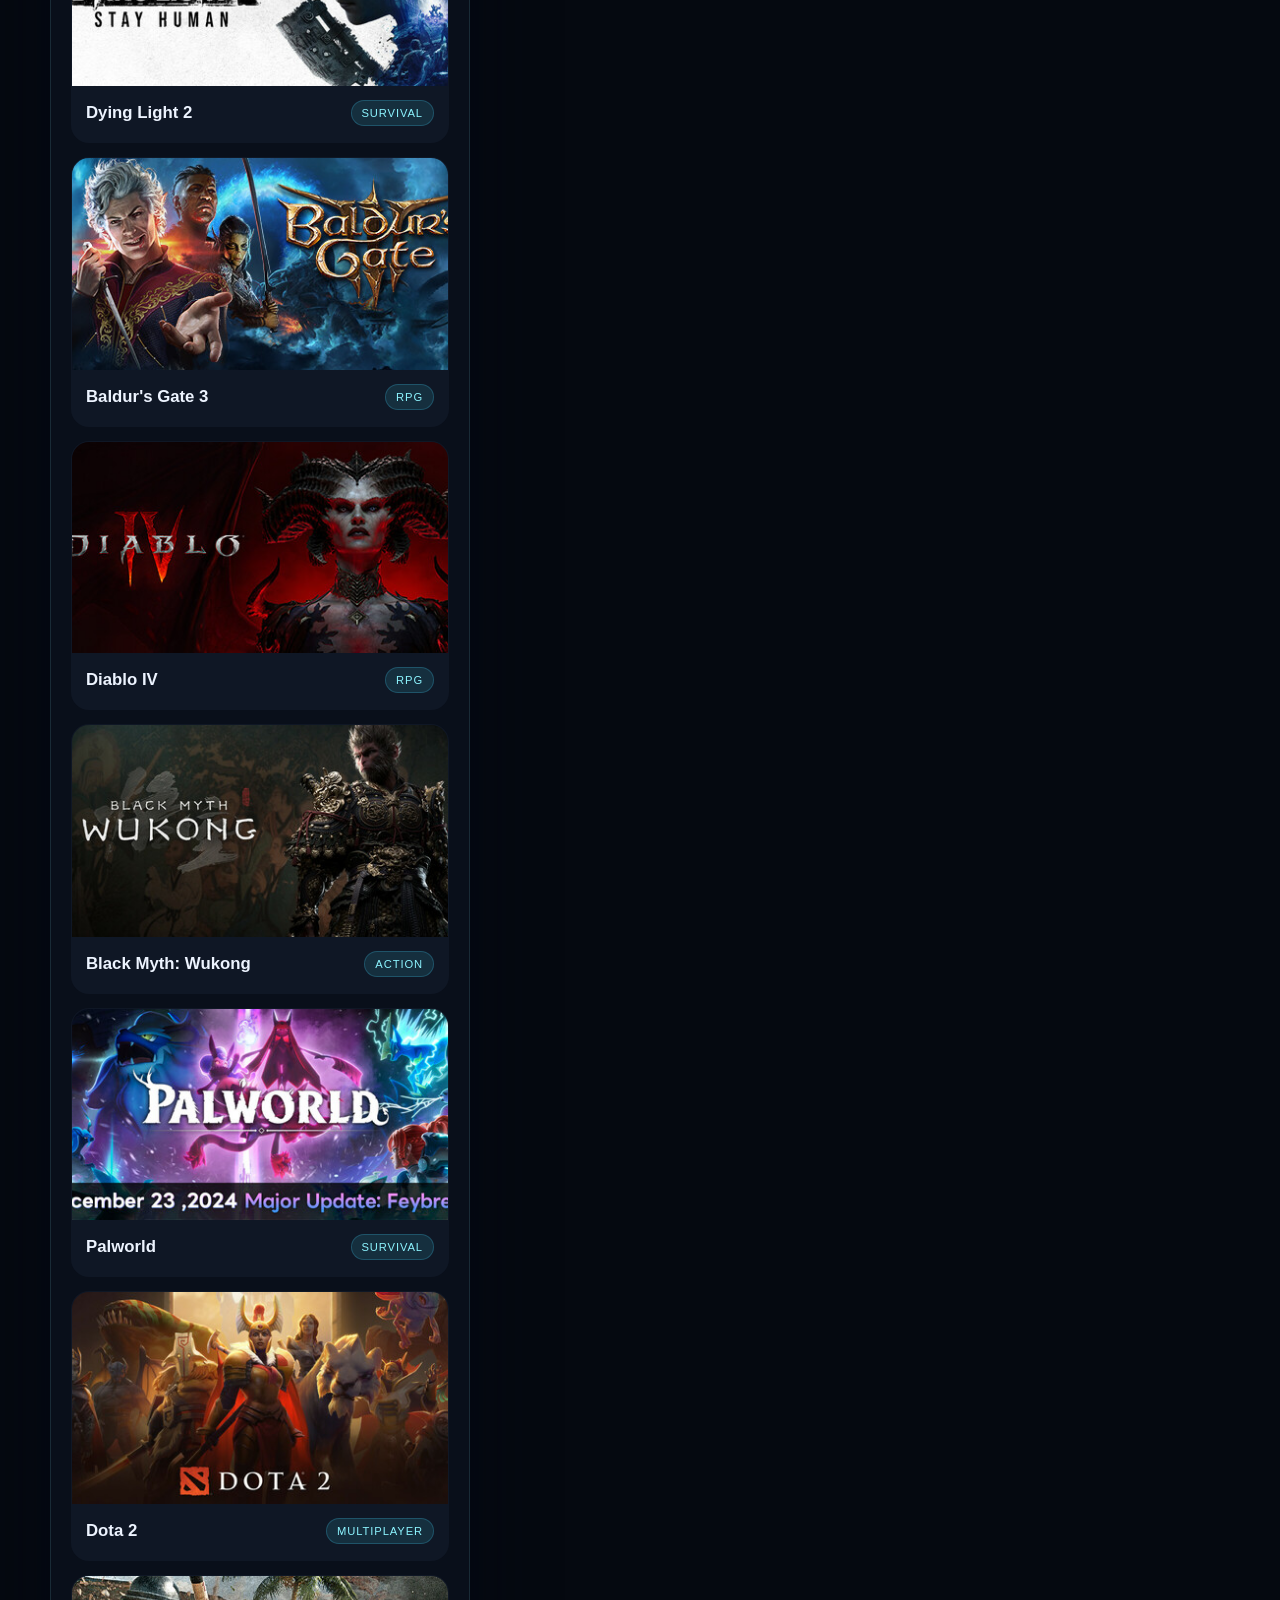
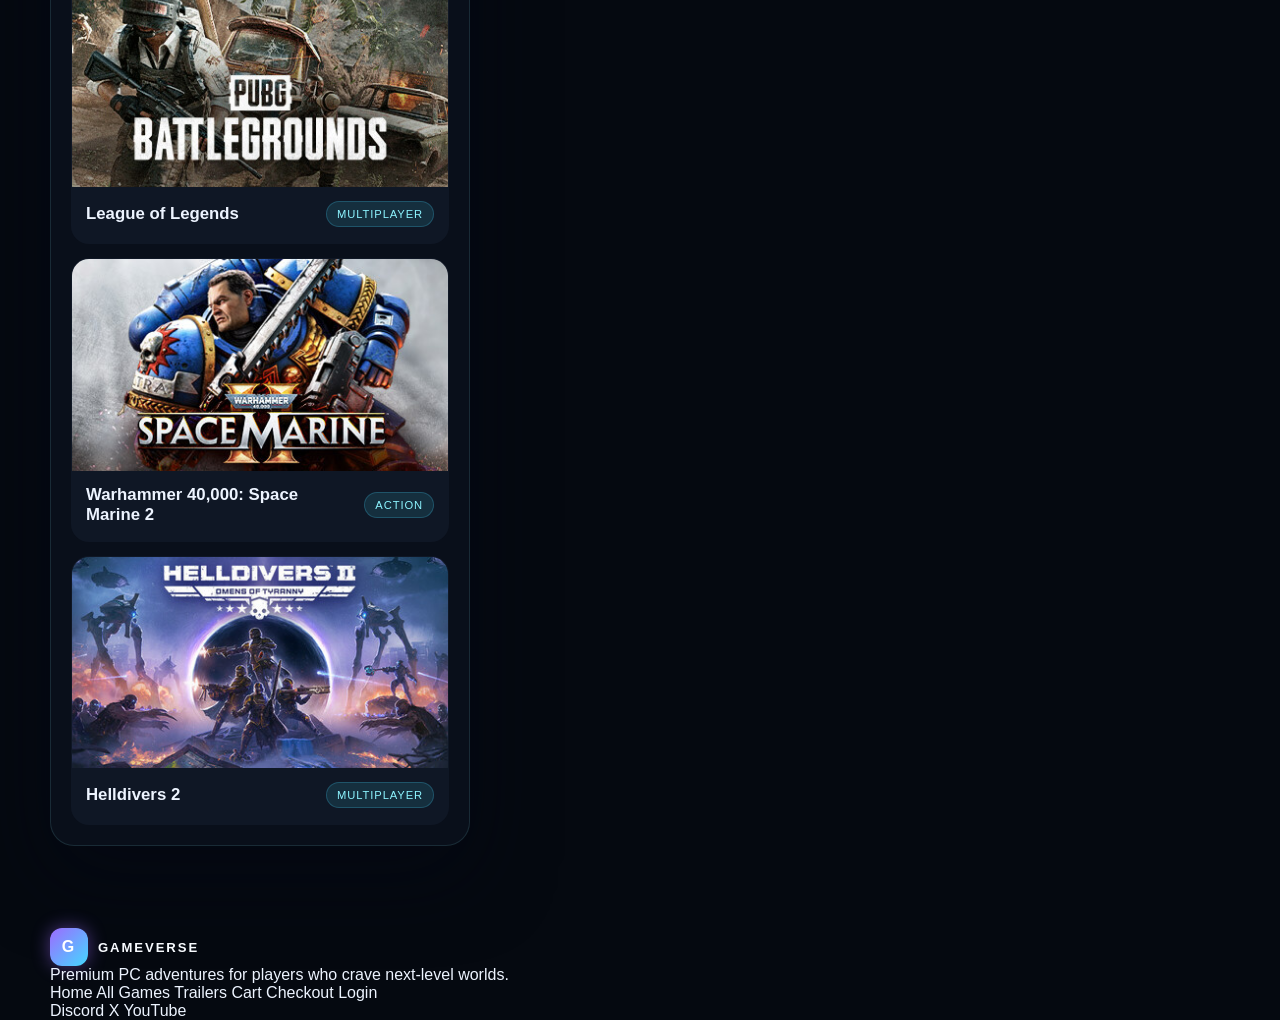
<file: GameVerse/trailers.html>
<!DOCTYPE html>
<html lang="en">
<head>
    <meta charset="UTF-8">
    <meta name="viewport" content="width=device-width, initial-scale=1.0">
    <title>GameVerse - Trailer Gallery</title>
    <link rel="stylesheet" href="css/style.css">
    <link rel="stylesheet" href="css/trailers.css">
</head>
<body>
    <header class="site-header">
        <div class="container nav-wrap">
            <a href="index.html" class="brand-mark" aria-label="GameVerse home">
                <span class="brand-icon">G</span>
                <span class="brand-text">GameVerse</span>
            </a>

            <nav class="main-nav" aria-label="Main navigation">
                <ul>
                    <li><a href="index.html">Discover</a></li>
                    <li><a href="products.html">All Games</a></li>
                    <li><a href="trailers.html" class="active">Trailers</a></li>
                    <li><a href="cart.html">Cart</a></li>
                    <li><a href="checkout.html">Checkout</a></li>
                    <li><a href="login.html">Login</a></li>
                </ul>
            </nav>

            <div class="nav-actions">
                <a href="cart.html" class="cart-pill" aria-label="Shopping cart">
                    <span class="cart-icon">🛒</span>
                    <span>Cart</span>
                    <span class="cart-count" id="cart-count">0</span>
                </a>
            </div>
        </div>
    </header>

    <main class="trailer-page-shell">
        <div class="container section-block">
            <section class="page-header trailer-header">
                <span class="section-kicker">CINEMATIC HIGHLIGHTS</span>
                <h1>Game Trailers</h1>
                <p>Every title below has a dedicated artwork cover and its own matching official gameplay trailer.</p>
            </section>

            <section class="trailer-layout" aria-label="Game trailer showcase">
                <aside class="trailer-gallery-panel">
                    <div class="trailer-controls">
                        <input id="trailer-search" type="search" placeholder="Search titles or genres" aria-label="Search trailers">
                        <button id="clear-search" class="btn-secondary">Clear</button>

                        <fieldset class="filter-row" aria-label="Category filters">
                            <legend class="sr-only">Categories</legend>
                            <label><input type="checkbox" value="Action" checked> Action</label>
                            <label><input type="checkbox" value="Adventure" checked> Adventure</label>
                            <label><input type="checkbox" value="Racing" checked> Racing</label>
                            <label><input type="checkbox" value="RPG" checked> RPG</label>
                            <label><input type="checkbox" value="Horror" checked> Horror</label>
                            <label><input type="checkbox" value="Survival" checked> Survival</label>
                            <label><input type="checkbox" value="Multiplayer" checked> Multiplayer</label>
                        </fieldset>
                    </div>

                    <div id="trailer-grid" class="trailer-grid" aria-live="polite"></div>
                </aside>

                <div class="trailer-player-panel">
                    <div class="player-meta">
                        <span class="player-label">Now playing</span>
                        <h2 id="active-title">Cyberpunk 2077</h2>
                        <span id="active-genre" class="genre-badge">RPG</span>
                    </div>

                    <div class="video-shell" aria-live="polite">
                        <iframe
                            id="trailer-iframe"
                            title="Selected game trailer"
                            src=""
                            allow="accelerometer; autoplay; clipboard-write; encrypted-media; gyroscope; picture-in-picture; web-share"
                            referrerpolicy="strict-origin-when-cross-origin"
                            allowfullscreen>
                        </iframe>

                        <div id="trailer-fallback" class="trailer-fallback hidden" role="alert">
                            <p>This trailer is temporarily unavailable.</p>
                            <a id="youtube-link" href="#" target="_blank" rel="noreferrer">Open on YouTube</a>
                        </div>
                    </div>
                </div>
            </section>
        </div>
    </main>

    <footer class="site-footer">
        <div class="container footer-inner">
            <div>
                <a href="index.html" class="brand-mark footer-brand">
                    <span class="brand-icon">G</span>
                    <span class="brand-text">GameVerse</span>
                </a>
                <p>Premium PC adventures for players who crave next-level worlds.</p>
            </div>

            <div class="footer-links">
                <a href="index.html">Home</a>
                <a href="products.html">All Games</a>
                <a href="trailers.html">Trailers</a>
                <a href="cart.html">Cart</a>
                <a href="checkout.html">Checkout</a>
                <a href="login.html">Login</a>
            </div>

            <div class="socials" aria-label="Social media">
                <a href="#">Discord</a>
                <a href="#">X</a>
                <a href="#">YouTube</a>
            </div>
        </div>
    </footer>

    <script src="data/trailers.js"></script>
    <script src="js/store.js"></script>
    <script src="js/trailers.js"></script>
</body>
</html>
</file>
<file: GameVerse/css/style.css>
* {
    box-sizing: border-box;
    margin: 0;
    padding: 0;
}

:root {
    --bg: #070b14;
    --bg-2: #0d1321;
    --panel: rgba(15, 20, 35, 0.88);
    --panel-strong: #111b2d;
    --panel-soft: rgba(18, 27, 46, 0.82);
    --purple: #9d6bff;
    --purple-strong: #7c4dff;
    --blue: #44d8ff;
    --cyan: #8df5ff;
    --text: #edf4ff;
    --muted: #9aaec9;
    --success: #7ef0b5;
    --danger: #ff6b8d;
    --line: rgba(141, 245, 255, 0.2);
    --line-strong: rgba(157, 107, 255, 0.45);
    --glow: 0 0 24px rgba(157, 107, 255, 0.45);
    --glow-blue: 0 0 24px rgba(68, 216, 255, 0.45);
    --shadow-soft: 0 24px 80px rgba(2, 6, 18, 0.8);
    --radius-xl: 28px;
    --radius-lg: 20px;
    --radius-md: 14px;
    --container: 1180px;
}

html {
    scroll-behavior: smooth;
}

body {
    font-family: "Segoe UI", Tahoma, Geneva, Verdana, sans-serif;
    background: #050910;
    color: #edf4ff;
}

body::before {
    content: "";
    position: fixed;
    inset: 0;
    background: linear-gradient(120deg, rgba(157, 107, 255, 0.09), transparent 25%, rgba(68, 216, 255, 0.08) 65%, transparent);
    pointer-events: none;
}

img {
    max-width: 100%;
    display: block;
}

a {
    color: inherit;
    text-decoration: none;
}

button,
input,
select,
textarea {
    font: inherit;
}

.container {
    width: min(var(--container), calc(100% - 32px));
    margin: 0 auto;
}

.page-shell {
    position: relative;
    min-height: 100vh;
    background:
        linear-gradient(180deg, rgba(8, 11, 18, 0.15), rgba(8, 11, 18, 0.78)),
        url('../images/discover-bg.svg') center/cover no-repeat fixed;
}

.page-shell::before {
    content: "";
    position: fixed;
    inset: 0;
    background: linear-gradient(180deg, rgba(6, 9, 18, 0.28), rgba(4, 6, 12, 0.68));
    pointer-events: none;
}

.hero-section {
    position: relative;
    overflow: hidden;
    background:
        linear-gradient(90deg, rgba(8, 11, 20, 0.82) 0%, rgba(8, 11, 20, 0.62) 28%, rgba(8, 11, 20, 0.24) 55%, rgba(8, 11, 20, 0.76) 100%),
        url('../images/discover-bg.svg') center/cover no-repeat;
    border-bottom: 1px solid rgba(157, 107, 255, 0.18);
}

.hero-backdrop {
    position: absolute;
    inset: 0;
    background:
        radial-gradient(circle at 25% 25%, rgba(157, 107, 255, 0.26), transparent 20%),
        radial-gradient(circle at 70% 30%, rgba(68, 216, 255, 0.22), transparent 18%),
        radial-gradient(circle at 80% 50%, rgba(255, 92, 214, 0.18), transparent 18%);
    pointer-events: none;
}

.hero-layout {
    position: relative;
    z-index: 1;
    display: grid;
    grid-template-columns: 1.1fr 0.9fr;
    align-items: center;
    min-height: 560px;
    gap: 32px;
}

.hero-copy {
    position: relative;
    z-index: 2;
    padding: 52px 0 40px;
}

.eyebrow,
.section-kicker {
    display: inline-block;
    margin-bottom: 16px;
    font-size: 0.72rem;
    letter-spacing: 0.2em;
    text-transform: uppercase;
    color: #f0c178;
    font-weight: 800;
}

.hero-copy h1 {
    font-size: clamp(2.8rem, 5vw, 5.2rem);
    line-height: 0.93;
    letter-spacing: -0.07em;
    margin-bottom: 18px;
    text-transform: uppercase;
    color: #f8fbff;
}

.hero-copy p {
    max-width: 540px;
    font-size: 1.1rem;
    color: rgba(237, 244, 255, 0.82);
    margin-bottom: 26px;
}

.hero-actions {
    display: flex;
    flex-wrap: wrap;
    gap: 16px;
    margin-bottom: 28px;
}

.btn {
    display: inline-flex;
    align-items: center;
    justify-content: center;
    padding: 16px 26px;
    border-radius: 14px;
    font-weight: 800;
    letter-spacing: 0.06em;
    transition: transform 0.2s ease, box-shadow 0.2s ease;
    border: none;
    cursor: pointer;
}

.btn:hover {
    transform: translateY(-2px);
    box-shadow: 0 18px 32px rgba(157, 107, 255, 0.26);
}

.btn-primary {
    background: linear-gradient(135deg, #9d6bff, #7b5cff 55%, #44d8ff);
    color: #fff;
}

.hero-meta {
    display: flex;
    flex-wrap: wrap;
    gap: 18px;
}

.hero-meta div {
    min-width: 150px;
    padding: 12px 14px;
    border-radius: 16px;
    background: rgba(15, 20, 35, 0.52);
    border: 1px solid rgba(141, 245, 255, 0.14);
    backdrop-filter: blur(8px);
}

.hero-meta strong {
    display: block;
    color: #f8fbff;
    font-size: 1.5rem;
}

.hero-meta span {
    display: block;
    margin-top: 4px;
    font-size: 0.72rem;
    letter-spacing: 0.12em;
    text-transform: uppercase;
    color: rgba(237, 244, 255, 0.7);
}

.hero-visual {
    display: flex;
    justify-content: center;
    align-items: center;
}

.feature-frame {
    width: min(100%, 500px);
    padding: 14px;
    border-radius: 28px;
    background: linear-gradient(135deg, rgba(157, 107, 255, 0.18), rgba(68, 216, 255, 0.06));
    border: 1px solid rgba(157, 107, 255, 0.2);
    box-shadow: 0 28px 70px rgba(6, 9, 18, 0.7);
}

.feature-art {
    position: relative;
    min-height: 500px;
    border-radius: 22px;
    overflow: hidden;
    background:
        linear-gradient(180deg, rgba(7, 11, 20, 0.1), rgba(7, 11, 20, 0.72)),
        url('../images/discover-bg.svg') center/cover no-repeat;
}

.feature-overlay {
    position: absolute;
    left: 18px;
    right: 18px;
    bottom: 18px;
    padding: 18px 20px;
    border-radius: 18px;
    background: rgba(10, 15, 26, 0.58);
    border: 1px solid rgba(141, 245, 255, 0.14);
    backdrop-filter: blur(10px);
}

.hud-tag {
    display: inline-block;
    padding: 6px 10px;
    border-radius: 999px;
    margin-bottom: 10px;
    background: rgba(240, 193, 120, 0.12);
    border: 1px solid rgba(240, 193, 120, 0.22);
    color: #f0c178;
    font-size: 0.72rem;
    letter-spacing: 0.1em;
    text-transform: uppercase;
}

.feature-overlay h2 {
    font-size: clamp(1.8rem, 3vw, 2.9rem);
    letter-spacing: -0.06em;
    margin-bottom: 6px;
}

.feature-overlay p {
    color: rgba(237, 244, 255, 0.8);
}

.section-block {
    padding-top: 18px;
    margin-bottom: 28px;
}

.discover-categories {
    display: flex;
    flex-wrap: wrap;
    gap: 12px;
    margin-top: 8px;
}

.category-pill {
    display: inline-flex;
    align-items: center;
    gap: 8px;
    padding: 10px 16px;
    background: rgba(15, 20, 35, 0.85);
    border: 1px solid rgba(141, 245, 255, 0.16);
    border-radius: 999px;
    color: #edf4ff;
    font-size: 0.76rem;
    letter-spacing: 0.1em;
    text-transform: uppercase;
    font-weight: 700;
    cursor: pointer;
    transition: all 0.2s ease;
}

.category-icon {
    font-size: 0.88rem;
}

.category-pill.active,
.category-pill:hover {
    background: rgba(157, 107, 255, 0.18);
    border-color: rgba(157, 107, 255, 0.4);
    box-shadow: 0 0 18px rgba(157, 107, 255, 0.26);
}

.games-grid {
    display: grid;
    grid-template-columns: repeat(6, minmax(0, 1fr));
    gap: 22px;
}

.product-card {
    position: relative;
    background: linear-gradient(180deg, rgba(17, 27, 45, 0.96), rgba(11, 16, 25, 0.96));
    border: 1px solid rgba(157, 107, 255, 0.2);
    border-radius: 20px;
    overflow: hidden;
    transition: transform 0.2s ease, border-color 0.2s ease, box-shadow 0.2s ease;
    box-shadow: 0 18px 40px rgba(4, 8, 12, 0.56);
}

.product-card:hover {
    transform: translateY(-5px);
    border-color: rgba(157, 107, 255, 0.38);
    box-shadow: 0 24px 56px rgba(12, 17, 28, 0.72);
}

.game-art {
    position: relative;
    height: 240px;
    background-size: cover;
    background-position: center;
    overflow: hidden;
}

.game-art::after {
    content: "";
    position: absolute;
    inset: 0;
    background: linear-gradient(180deg, rgba(7, 11, 20, 0.08), rgba(7, 11, 20, 0.7));
}

.badge {
    position: absolute;
    z-index: 2;
    left: 12px;
    top: 12px;
    display: inline-flex;
    align-items: center;
    justify-content: center;
    padding: 6px 10px;
    border-radius: 999px;
    background: rgba(12, 16, 25, 0.72);
    border: 1px solid rgba(157, 107, 255, 0.3);
    color: #f0c178;
    font-size: 0.6rem;
    letter-spacing: 0.1em;
    text-transform: uppercase;
    font-weight: 800;
}

.favorite-btn {
    position: absolute;
    top: 12px;
    right: 12px;
    z-index: 2;
    width: 34px;
    height: 34px;
    display: grid;
    place-items: center;
    border-radius: 50%;
    background: rgba(10, 15, 24, 0.65);
    border: 1px solid rgba(157, 107, 255, 0.28);
    color: #edf4ff;
    font-size: 1.06rem;
    cursor: pointer;
}

.favorite-btn.is-active {
    background: rgba(240, 193, 120, 0.18);
    border-color: rgba(240, 193, 120, 0.34);
    color: #f0c178;
}

.product-card .info {
    padding: 16px 16px 18px;
}

.product-top {
    display: flex;
    justify-content: space-between;
    align-items: flex-start;
    gap: 8px;
    margin-bottom: 10px;
}

.product-top h3 {
    font-size: 1.08rem;
    color: #f8fbff;
    line-height: 1.3;
}

.price {
    color: #7ef0b5;
    font-weight: 800;
    white-space: nowrap;
}

.tag {
    display: inline-block;
    padding: 6px 10px;
    border-radius: 999px;
    background: rgba(68, 216, 255, 0.08);
    border: 1px solid rgba(68, 216, 255, 0.2);
    color: #8df5ff;
    font-size: 0.68rem;
    letter-spacing: 0.08em;
    text-transform: uppercase;
}

.meta {
    display: flex;
    justify-content: space-between;
    margin: 12px 0;
    color: rgba(237, 244, 255, 0.76);
    font-size: 0.82rem;
}

.product-card p {
    color: rgba(237, 244, 255, 0.72);
    margin-bottom: 16px;
    min-height: 76px;
}

.card-actions {
    display: flex;
    align-items: center;
    gap: 10px;
}

.link-btn {
    flex: 1;
    display: inline-flex;
    align-items: center;
    justify-content: center;
    min-height: 42px;
    border-radius: 10px;
    background: linear-gradient(135deg, #8b5cf6, #a46dff);
    color: #fff;
    font-weight: 800;
    letter-spacing: 0.06em;
    text-transform: uppercase;
    font-size: 0.7rem;
}

.cart-btn {
    min-height: 42px;
    padding: 0 12px;
    border-radius: 10px;
    background: rgba(157, 107, 255, 0.12);
    border: 1px solid rgba(157, 107, 255, 0.26);
    color: #edf4ff;
    font-weight: 800;
    letter-spacing: 0.06em;
    text-transform: uppercase;
    font-size: 0.7rem;
}

.search-panel {
    position: relative;
    z-index: 2;
    margin-top: 18px;
    margin-bottom: 18px;
}

.search-shell {
    display: flex;
    align-items: center;
    gap: 12px;
    padding: 12px 16px;
    border-radius: 18px;
    background: rgba(16, 22, 34, 0.8);
    border: 1px solid rgba(141, 245, 255, 0.14);
}

.search-shell input {
    flex: 1;
    background: transparent;
    border: none;
    padding: 0;
    color: #edf4ff;
    font-size: 1rem;
    outline: none;
}

.search-icon.small {
    color: #8df5ff;
}

.site-header {
    position: sticky;
    top: 0;
    z-index: 30;
    backdrop-filter: blur(12px);
    background: rgba(8, 11, 18, 0.78);
    border-bottom: 1px solid rgba(157, 107, 255, 0.18);
}

.nav-wrap {
    display: flex;
    align-items: center;
    gap: 18px;
    min-height: 84px;
}

.brand-mark {
    display: inline-flex;
    align-items: center;
    gap: 10px;
    font-weight: 800;
    letter-spacing: 0.12em;
    text-transform: uppercase;
}

.brand-icon {
    display: grid;
    place-items: center;
    width: 38px;
    height: 38px;
    border-radius: 12px;
    background: linear-gradient(135deg, #9d6bff, #44d8ff);
    box-shadow: 0 0 18px rgba(157, 107, 255, 0.48);
    color: #fff;
}

.brand-text {
    color: #f8fbff;
    font-size: 0.82rem;
}

.main-nav {
    flex: 1;
}

.main-nav ul {
    display: flex;
    align-items: center;
    justify-content: center;
    gap: 10px;
    list-style: none;
    flex-wrap: wrap;
}

.main-nav a {
    display: inline-flex;
    align-items: center;
    justify-content: center;
    min-height: 38px;
    padding: 0 18px;
    border-radius: 10px;
    color: rgba(237, 244, 255, 0.82);
    font-weight: 700;
    transition: all 0.2s ease;
}

.main-nav a.active,
.main-nav a:hover {
    background: rgba(157, 107, 255, 0.18);
    color: #fff;
    box-shadow: 0 0 18px rgba(157, 107, 255, 0.25);
}

.nav-search-wrap {
    display: flex;
    align-items: center;
    gap: 8px;
    min-width: 220px;
    background: rgba(19, 27, 39, 0.8);
    border: 1px solid rgba(141, 245, 255, 0.12);
    border-radius: 12px;
    padding: 8px 12px;
}

.nav-search-wrap input {
    background: transparent;
    border: none;
    color: #edf4ff;
    outline: none;
    width: 100%;
}

.nav-search-wrap input::placeholder {
    color: rgba(237, 244, 255, 0.52);
}

.nav-tools {
    display: flex;
    align-items: center;
    gap: 10px;
}

.nav-tool {
    width: 38px;
    height: 38px;
    display: grid;
    place-items: center;
    border-radius: 50%;
    border: 1px solid rgba(141, 245, 255, 0.14);
    background: rgba(19, 27, 39, 0.8);
    color: #edf4ff;
    cursor: pointer;
}

.cart-pill {
    display: inline-flex;
    align-items: center;
    gap: 8px;
    padding: 9px 14px;
    border-radius: 999px;
    background: rgba(19, 27, 39, 0.8);
    border: 1px solid rgba(157, 107, 255, 0.22);
    color: #edf4ff;
    font-weight: 700;
}

.cart-count {
    min-width: 22px;
    height: 22px;
    border-radius: 50%;
    display: inline-grid;
    place-items: center;
    background: linear-gradient(135deg, #9d6bff, #44d8ff);
    color: #fff;
    font-size: 0.72rem;
    font-weight: 800;
}

@media (max-width: 1200px) {
    .games-grid {
        grid-template-columns: repeat(5, minmax(0, 1fr));
    }
}

@media (max-width: 980px) {
    .nav-wrap {
        flex-wrap: wrap;
        padding: 10px 0;
    }

    .main-nav {
        order: 3;
        width: 100%;
    }

    .games-grid {
        grid-template-columns: repeat(3, minmax(0, 1fr));
    }

    .hero-layout {
        grid-template-columns: 1fr;
    }
}

@media (max-width: 640px) {
    .games-grid {
        grid-template-columns: repeat(2, minmax(0, 1fr));
    }

    .nav-search-wrap {
        width: 100%;
    }

    .brand-mark {
        flex: 1;
    }
}

@media (max-width: 980px) {
    .hero-layout,
    .footer-inner {
        grid-template-columns: 1fr;
    }

    .nav-wrap {
        flex-wrap: wrap;
        padding: 15px 0;
    }

    .main-nav {
        order: 3;
        width: 100%;
    }

    .main-nav ul {
        justify-content: center;
    }

    .deal-grid {
        grid-template-columns: 1fr;
    }

    .catalog-controls,
    .cart-layout,
    .checkout-layout,
    .detail-grid {
        grid-template-columns: 1fr;
    }

    .cart-summary {
        position: static;
    }

    .showcase-grid {
        grid-template-columns: 1fr;
    }

    .showcase-header {
        align-items: flex-start;
        flex-direction: column;
    }

    .trailer-list {
        grid-template-columns: repeat(2, minmax(0, 1fr));
    }

    .trailer-header {
        align-items: flex-start;
        flex-direction: column;
    }
}

@media (max-width: 820px) {
    .login-card {
        grid-template-columns: 1fr;
    }

    .login-visual {
        min-height: 280px;
    }
}

@media (max-width: 540px) {
    .login-panel {
        padding: 24px 18px;
    }

    .inline-row {
        flex-direction: column;
        align-items: flex-start;
    }
}

/* Product detail enhancements - cinematic AAA aesthetic */
.product-page .detail-card {
    display: grid;
    grid-template-columns: 1fr;
    gap: 20px;
    border-radius: var(--radius-lg);
    padding: 0;
    overflow: visible;
}

.detail-hero .game-art {
    height: 420px;
    border-radius: 20px;
    box-shadow: var(--shadow-soft), var(--glow);
    background-size: cover;
    background-position: center;
}

.detail-info {
    margin-top: 12px;
    padding: 18px 0;
}

.product-top { display:flex; align-items:center; justify-content:space-between; gap:12px }
.product-top h2 { font-size: clamp(1.6rem, 2.6vw, 2.4rem); }
.price { font-weight:900; color:var(--purple-strong); }

.detail-grid { display:grid; grid-template-columns: 1fr 320px; gap: 18px; align-items:start; }
.detail-copy p { color:var(--muted); margin-bottom:12px }
.req-panel { background: linear-gradient(180deg, rgba(17,27,45,0.6), rgba(12,16,30,0.6)); padding:16px; border-radius:12px; border:1px solid rgba(141,245,255,0.06) }
.req-list { list-style:none; display:block; gap:8px }
.req-list li { display:flex; justify-content:space-between; padding:8px 0; border-bottom:1px dashed rgba(255,255,255,0.02) }

.card-actions .btn { margin-right: 10px }

.product-trailer-section { margin-top: 28px; }
.product-trailer-section .video-shell { position: relative; width: 100%; aspect-ratio: 16/9; border-radius: 14px; overflow: hidden; background: #000; border:1px solid rgba(141,245,255,0.06); }
.product-trailer-section iframe { width:100%; height:100%; border:0; display:block }
.product-trailer-section .trailer-fallback { display:flex; flex-direction:column; gap:12px; align-items:center; justify-content:center; padding:18px; color:var(--muted); background-size:cover; background-position:center; border-radius:12px; min-height:220px }
.product-trailer-section .trailer-fallback p { background: rgba(3,3,6,0.45); padding:8px 12px; border-radius:8px }
.product-trailer-section .trailer-fallback a { padding:10px 14px; border-radius:10px; background:linear-gradient(135deg,var(--purple),var(--blue)); color:#fff; font-weight:700 }

.related-games { margin-top: 26px }
.related-grid { display:grid; grid-template-columns: repeat(4, 1fr); gap: 12px }
.related-card .game-art { height:120px; background-size:cover; background-position:center; border-radius:10px }

@media (prefers-reduced-motion: reduce) {
    * {
        animation: none !important;
        transition: none !important;
        scroll-behavior: auto !important;
    }
}

@keyframes pulseGlow {
    0% {
        transform: scale(1);
        opacity: 0.45;
    }
    100% {
        transform: scale(1.12);
        opacity: 0.7;
    }
}

@keyframes floatCard {
    0%, 100% {
        transform: translateY(0px);
    }
    50% {
        transform: translateY(-10px);
    }
}

@keyframes floatParticle {
    0% {
        transform: translateY(0) scale(1);
        opacity: 0.2;
    }
    50% {
        opacity: 1;
    }
    100% {
        transform: translateY(-22px) scale(1.4);
        opacity: 0.2;
    }
}
</file>
<file: GameVerse/css/trailers.css>
:root {
    --trailer-panel: rgba(12, 18, 30, 0.82);
    --trailer-card: rgba(17, 24, 38, 0.92);
    --trailer-border: rgba(157, 107, 255, 0.35);
    --trailer-glow: rgba(157, 107, 255, 0.5);
    --trailer-blue: rgba(68, 216, 255, 0.35);
    --trailer-text: #edf4ff;
    --trailer-muted: #a9b7d4;
}

.trailer-page-shell {
    min-height: calc(100vh - 180px);
    padding-bottom: 54px;
}

.trailer-header {
    margin-bottom: 28px;
}

.trailer-header p {
    max-width: 760px;
    color: var(--trailer-muted);
    margin-top: 12px;
}

.trailer-layout {
    display: grid;
    grid-template-columns: minmax(280px, 420px) minmax(0, 1fr);
    gap: 28px;
    align-items: start;
}

.trailer-gallery-panel,
.trailer-player-panel {
    background: var(--trailer-panel);
    border: 1px solid rgba(141, 245, 255, 0.12);
    border-radius: 24px;
    box-shadow: 0 28px 80px rgba(4, 8, 20, 0.55);
}

.trailer-gallery-panel {
    padding: 20px;
}

.trailer-grid {
    display: grid;
    gap: 14px;
}

.trailer-card {
    position: relative;
    width: 100%;
    border: 1px solid transparent;
    background: var(--trailer-card);
    border-radius: 18px;
    overflow: hidden;
    padding: 0;
    text-align: left;
    color: var(--trailer-text);
    cursor: pointer;
    transition: transform 0.2s ease, border-color 0.2s ease, box-shadow 0.2s ease;
}

.trailer-card:hover,
.trailer-card:focus-visible {
    transform: translateY(-2px);
    border-color: var(--trailer-border);
    box-shadow: 0 12px 36px rgba(157, 107, 255, 0.2);
}

.trailer-card.active {
    border-color: var(--purple);
    box-shadow: 0 0 0 1px rgba(157, 107, 255, 0.8), 0 0 24px rgba(157, 107, 255, 0.35);
}

.card-thumb-shell {
    position: relative;
    width: 100%;
    aspect-ratio: 16 / 9;
    background: linear-gradient(135deg, rgba(157, 107, 255, 0.78), rgba(68, 216, 255, 0.42));
    overflow: hidden;
}

.card-thumb-shell.fallback-mode {
    display: grid;
    place-items: center;
    background: linear-gradient(135deg, rgba(157, 107, 255, 0.9), rgba(68, 216, 255, 0.32));
}

.card-thumb-shell.fallback-mode::before {
    content: "";
    position: absolute;
    inset: 12% 16%;
    border: 1px solid rgba(255, 255, 255, 0.18);
    border-radius: 16px;
}

.card-thumb-shell img {
    width: 100%;
    height: 100%;
    object-fit: cover;
    display: block;
}

.fallback-text {
    position: relative;
    z-index: 1;
    font-size: 1.05rem;
    font-weight: 800;
    letter-spacing: 0.08em;
    text-transform: uppercase;
    text-align: center;
    padding: 0 14px;
    color: #fff;
}

.card-copy {
    display: flex;
    align-items: center;
    justify-content: space-between;
    gap: 16px;
    padding: 14px 14px 16px;
}

.card-copy h3 {
    font-size: 1.05rem;
    font-weight: 700;
    margin: 0;
}

.genre-pill {
    display: inline-flex;
    align-items: center;
    justify-content: center;
    padding: 6px 10px;
    border-radius: 999px;
    background: rgba(68, 216, 255, 0.12);
    border: 1px solid rgba(68, 216, 255, 0.22);
    color: var(--cyan);
    font-size: 0.7rem;
    letter-spacing: 0.08em;
    text-transform: uppercase;
}

.trailer-player-panel {
    padding: 20px;
}

.player-meta {
    margin-bottom: 18px;
}

.player-label {
    display: inline-block;
    color: var(--cyan);
    font-size: 0.73rem;
    letter-spacing: 0.18em;
    text-transform: uppercase;
    margin-bottom: 10px;
}

.player-meta h2 {
    display: inline-block;
    font-size: clamp(2rem, 3vw, 2.8rem);
    margin-right: 12px;
}

.genre-badge {
    display: inline-flex;
    align-items: center;
    justify-content: center;
    vertical-align: middle;
    padding: 8px 12px;
    border-radius: 999px;
    border: 1px solid rgba(157, 107, 255, 0.38);
    background: rgba(157, 107, 255, 0.12);
    color: var(--purple);
    font-size: 0.72rem;
    letter-spacing: 0.12em;
    text-transform: uppercase;
}

.video-shell {
    position: relative;
    width: 100%;
    aspect-ratio: 16 / 9;
    background: #030813;
    border-radius: 18px;
    overflow: hidden;
    border: 1px solid rgba(141, 245, 255, 0.16);
}

#trailer-iframe {
    width: 100%;
    height: 100%;
    border: 0;
    background: #050b14;
}

.trailer-fallback {
    position: absolute;
    inset: 0;
    display: grid;
    place-items: center;
    text-align: center;
    gap: 16px;
    background: linear-gradient(135deg, rgba(15, 20, 33, 0.94), rgba(40, 26, 62, 0.9));
    padding: 28px;
}

.trailer-fallback.hidden {
    display: none;
}

.trailer-fallback p {
    color: var(--trailer-muted);
    font-size: 1.08rem;
}

.trailer-fallback a {
    display: inline-flex;
    align-items: center;
    justify-content: center;
    padding: 12px 20px;
    border-radius: 999px;
    border: 1px solid rgba(157, 107, 255, 0.5);
    background: linear-gradient(135deg, rgba(157, 107, 255, 0.22), rgba(68, 216, 255, 0.12));
    color: #fff;
    font-weight: 700;
}

@media (max-width: 980px) {
    .trailer-layout {
        grid-template-columns: 1fr;
    }

    .trailer-gallery-panel {
        order: 2;
    }

    .trailer-player-panel {
        order: 1;
    }
}

@media (max-width: 640px) {
    .trailer-gallery-panel,
    .trailer-player-panel {
        padding: 14px;
    }

    .card-copy {
        flex-direction: column;
        align-items: flex-start;
    }

    .player-meta h2 {
        display: block;
        margin: 0 0 10px;
    }
}
</file>
